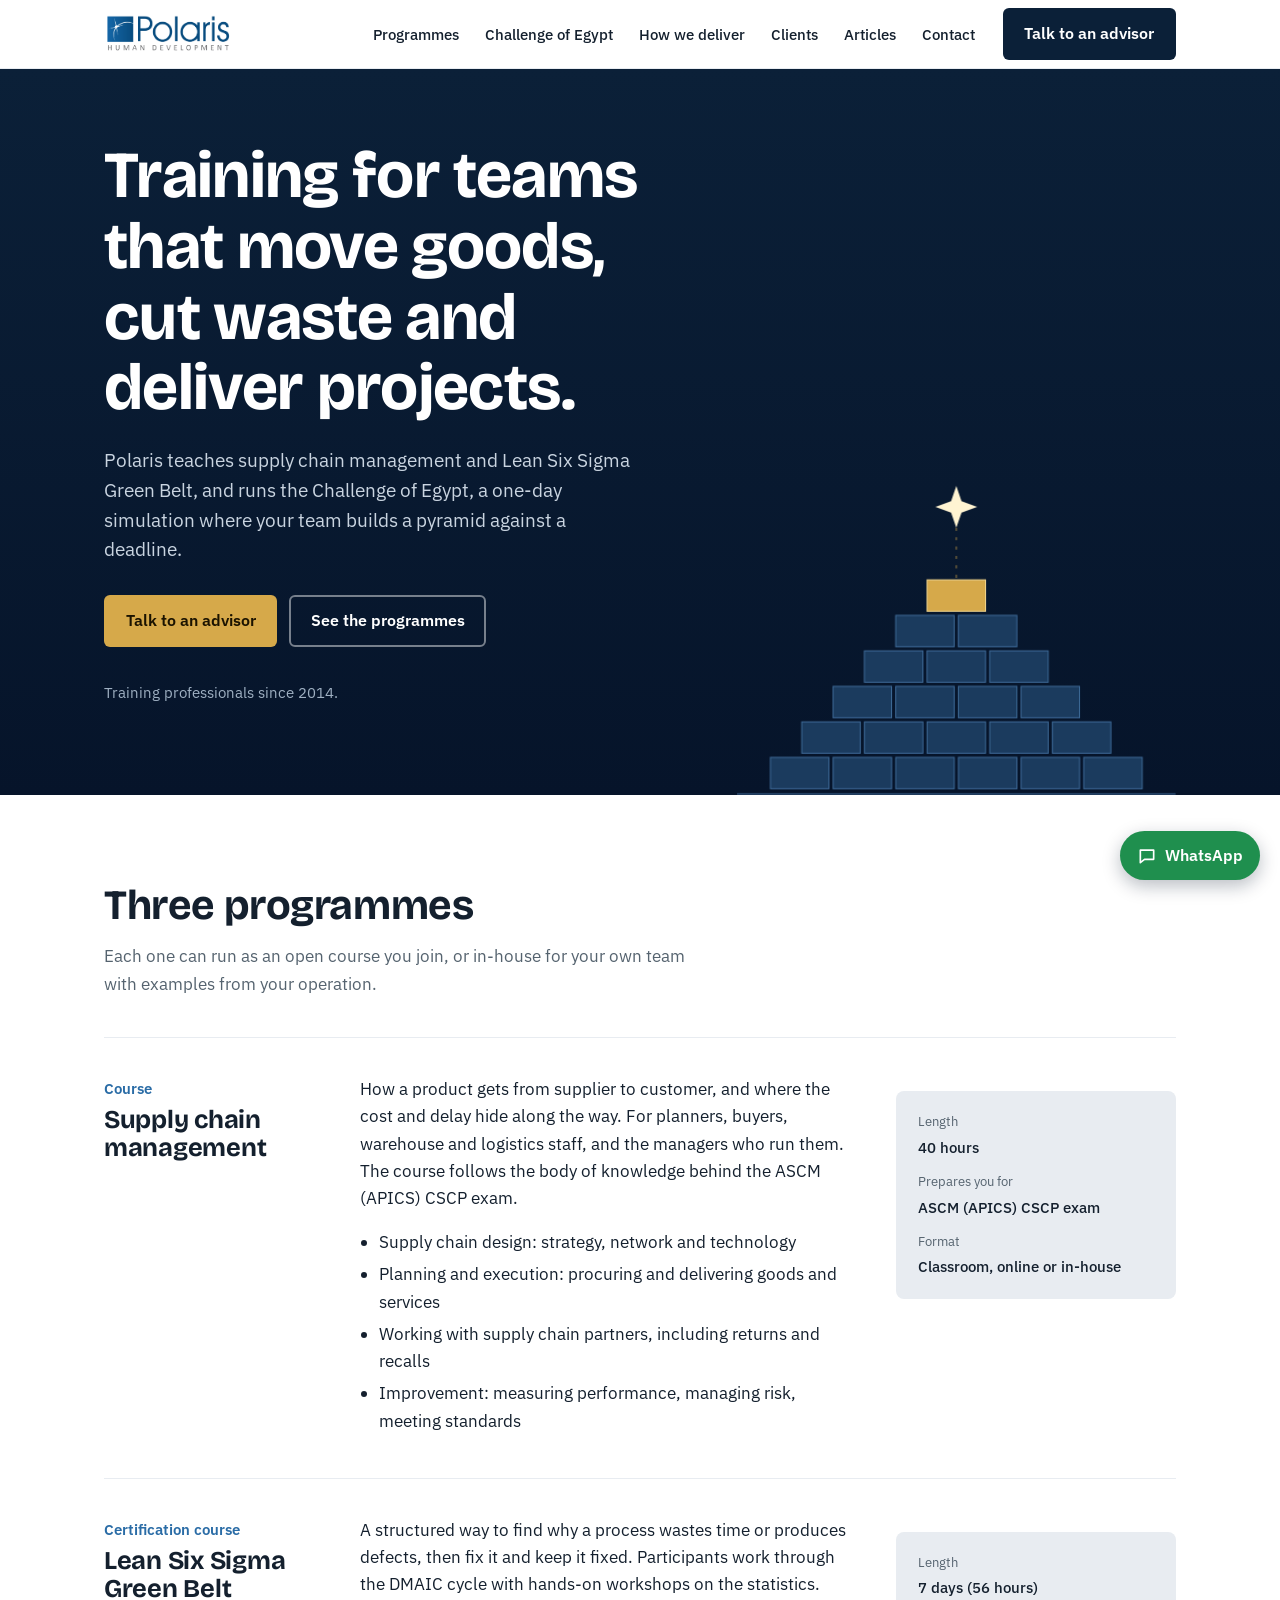
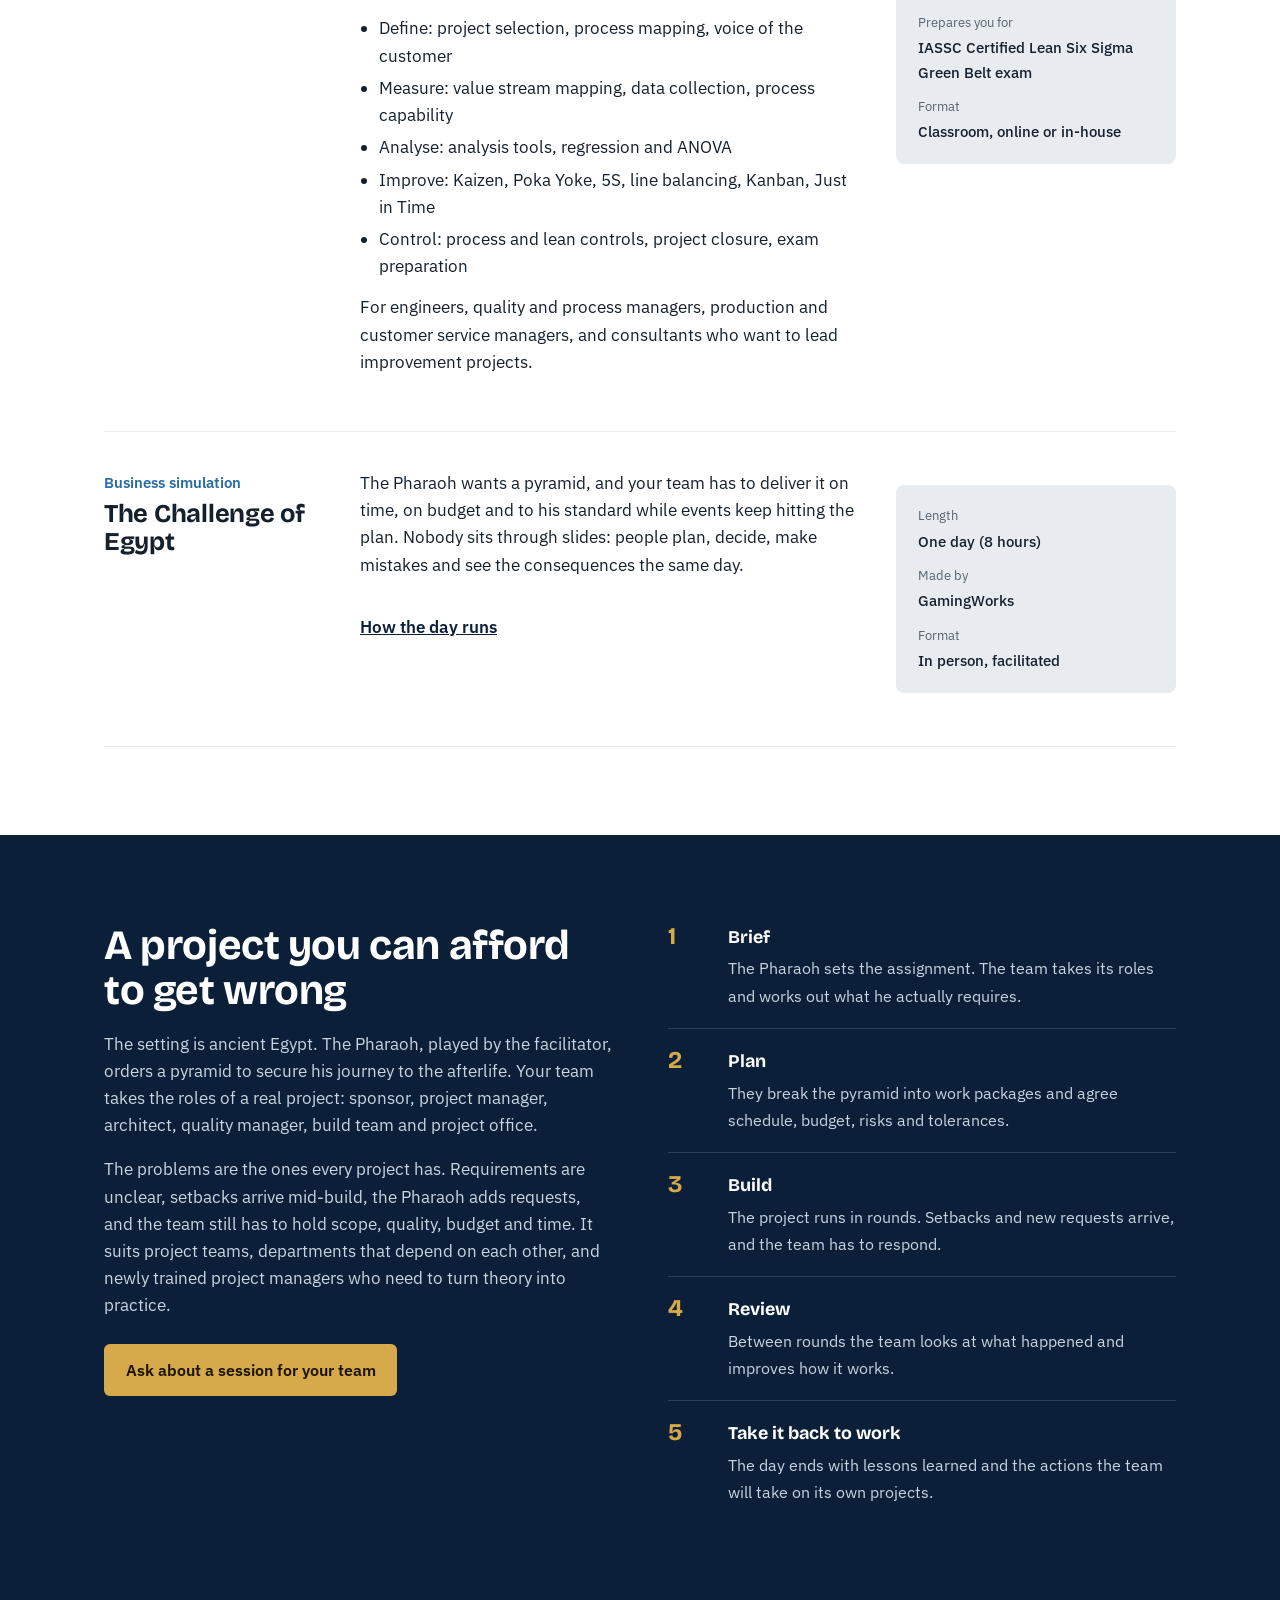
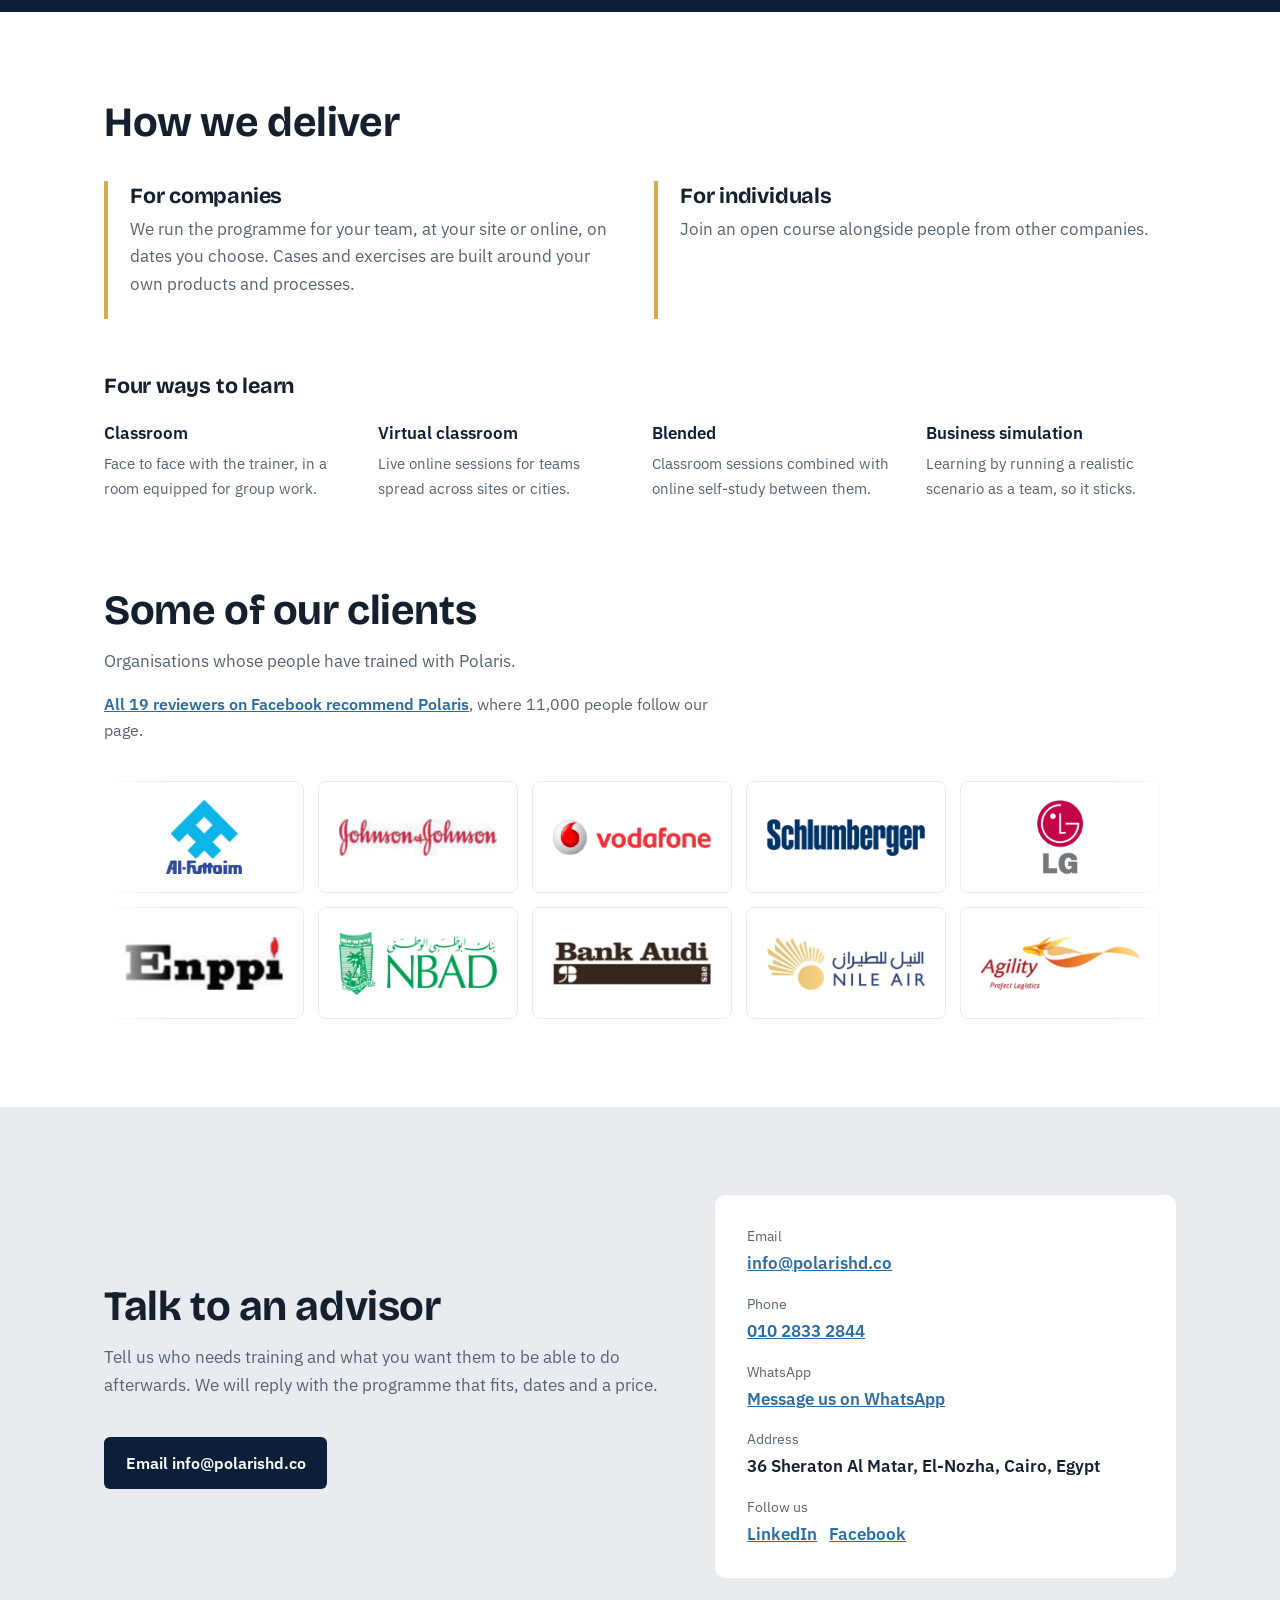
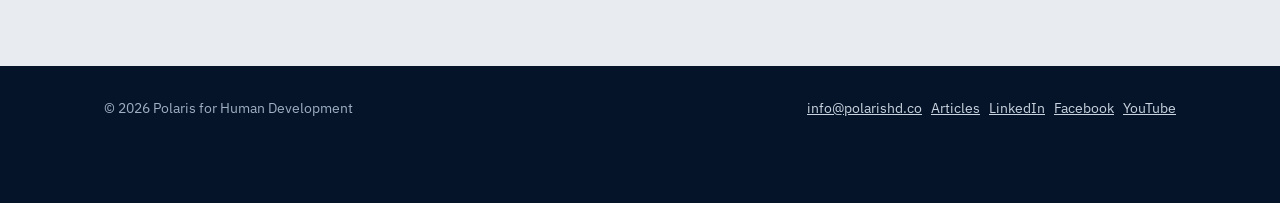
<file: index.html>
<!doctype html>
<html lang="en">
<head>
<meta charset="utf-8">
<meta name="viewport" content="width=device-width, initial-scale=1">
<link rel="icon" href="/favicon.ico" sizes="48x48">
<link rel="icon" type="image/png" sizes="32x32" href="/assets/favicon-32.png">
<link rel="icon" type="image/png" sizes="192x192" href="/assets/favicon-192.png">
<link rel="apple-touch-icon" href="/assets/apple-touch-icon.png">
<title>Polaris Human Development | Supply chain, Lean Six Sigma and simulation training</title>
<meta name="description" content="Polaris trains teams in supply chain management and Lean Six Sigma Green Belt, and runs the Challenge of Egypt project simulation.">
<link rel="preconnect" href="https://fonts.googleapis.com">
<link rel="preconnect" href="https://fonts.gstatic.com" crossorigin>
<link href="https://fonts.googleapis.com/css2?family=Bricolage+Grotesque:opsz,wght@12..96,500;12..96,700&family=IBM+Plex+Sans:wght@400;500;600&display=swap" rel="stylesheet">
<style>
:root{
  --night:#0B2038;      /* brand navy */
  --deep:#06142A;       /* hero floor */
  --nile:#2A6CA6;       /* logo blue */
  --gold:#D6A94A;       /* brand gold */
  --stone:#E8ECF1;      /* quiet surface */
  --ink:#14202E;
  --muted:#55636F;
  --paper:#FFFFFF;
  --display:"Bricolage Grotesque","IBM Plex Sans",system-ui,sans-serif;
  --body:"IBM Plex Sans",system-ui,-apple-system,"Segoe UI",sans-serif;
  --wrap:1120px;
}
*{box-sizing:border-box}
html{scroll-behavior:smooth}
body{margin:0;font-family:var(--body);font-size:17px;line-height:1.6;color:var(--ink);background:var(--paper)}
img,svg{max-width:100%;display:block}
a{color:inherit}
:focus-visible{outline:3px solid var(--gold);outline-offset:3px;border-radius:4px}
.wrap{max-width:var(--wrap);margin:0 auto;padding:0 24px}
h1,h2,h3{font-family:var(--display);line-height:1.08;margin:0;letter-spacing:-.01em}
h1{font-size:clamp(2.3rem,5.4vw,4.1rem);font-weight:700}
h2{font-size:clamp(1.8rem,3.4vw,2.6rem);font-weight:700}
h3{font-size:1.35rem;font-weight:700}
p{margin:0 0 1em;max-width:62ch}

/* placeholder marker: remove this rule when copy is final */
.tbc{background:#FFF3C4;color:#5A4300;border-bottom:2px dashed #C99700;padding:0 .2em;border-radius:2px}
.on-dark .tbc{background:rgba(214,169,74,.22);color:#FFE7A8;border-bottom-color:var(--gold)}

/* header */
.site-header{background:var(--paper);border-bottom:1px solid var(--stone);position:sticky;top:0;z-index:10}
.site-header .wrap{display:flex;align-items:center;gap:28px;min-height:68px}
.brand{display:flex;align-items:center;gap:10px;text-decoration:none;font-family:var(--display);font-weight:700;font-size:1.3rem;color:var(--night)}
.brand small{display:block;font-family:var(--body);font-weight:500;font-size:.62rem;letter-spacing:.14em;color:var(--muted)}
.brand img{height:46px;width:auto}
.nav{display:flex;gap:26px;margin-left:auto}
.nav a{text-decoration:none;font-weight:500;font-size:.96rem;color:var(--ink)}
.nav a:hover{color:var(--nile)}
.btn{display:inline-block;white-space:nowrap;text-decoration:none;font-weight:600;font-size:.98rem;padding:.72em 1.25em;border-radius:6px;border:2px solid transparent}
.btn-gold{background:var(--gold);color:#1B1300}
.btn-gold:hover{background:#E3BA61}
.btn-line{border-color:rgba(255,255,255,.45);color:#fff}
.btn-line:hover{border-color:#fff}
.btn-night{background:var(--night);color:#fff}
.btn-night:hover{background:#12305280;background:#123052}

/* hero */
.hero{background:linear-gradient(180deg,var(--night) 0%,var(--deep) 100%);color:#fff;overflow:hidden}
.hero .wrap{display:grid;grid-template-columns:1.15fr .85fr;gap:40px;align-items:end;padding-top:72px}
.hero-copy{padding-bottom:76px}
.hero h1{max-width:15ch}
.hero .lede{font-size:1.16rem;color:#C9D4E0;margin:22px 0 30px;max-width:48ch}
.hero-actions{display:flex;flex-wrap:wrap;gap:12px}
.since{margin-top:34px;font-size:.92rem;color:#9FB0C2}
.pyramid{align-self:end}
.pyramid svg{width:100%;height:auto}
.blk{fill:#1B3B5E;stroke:#3E6A97;stroke-width:1}
.cap{fill:var(--gold);stroke:#F1D48C}
.sight{stroke:var(--gold);stroke-width:1;stroke-dasharray:3 6;opacity:.7}
.star{fill:#FFF4D2}
.ground{stroke:#3E6A97;stroke-width:1}

/* one load sequence: courses rise from the base, then the star settles */
@media (prefers-reduced-motion:no-preference){
  .row{opacity:0;animation:rise .5s ease-out forwards}
  .r6{animation-delay:.05s}.r5{animation-delay:.2s}.r4{animation-delay:.35s}
  .r3{animation-delay:.5s}.r2{animation-delay:.65s}.r1{animation-delay:.8s}
  .sky{opacity:0;animation:rise .7s ease-out 1.15s forwards}
  @keyframes rise{from{opacity:0;transform:translateY(10px)}to{opacity:1;transform:none}}
}

/* sections */
section{padding:88px 0}
.intro{max-width:60ch;color:var(--muted);font-size:1.08rem;margin-top:14px}

/* programmes: three rows, each with a facts column */
.programme{display:grid;grid-template-columns:220px 1fr 280px;gap:36px;padding:38px 0;border-top:1px solid var(--stone);align-items:start}
.programme:last-child{border-bottom:1px solid var(--stone)}
.programme .kind{font-weight:600;color:var(--nile);font-size:.95rem}
.programme h3{margin-top:6px;font-size:1.6rem}
.programme ul{margin:14px 0 0;padding-left:1.1em;color:var(--ink)}
.programme li{margin:.3em 0}
.facts{background:var(--stone);border-radius:8px;padding:20px 22px;font-size:.95rem}
.facts dt{color:var(--muted);font-size:.84rem;margin-top:12px}
.facts dt:first-child{margin-top:0}
.facts dd{margin:2px 0 0;font-weight:500}
.programme .more{display:inline-block;margin-top:18px;font-weight:600;color:var(--night)}

/* simulation feature */
.sim{background:var(--night);color:#fff}
.sim .wrap{display:grid;grid-template-columns:1fr 1fr;gap:56px;align-items:start}
.sim p{color:#C9D4E0}
.day{list-style:none;margin:0;padding:0;counter-reset:step}
.day li{counter-increment:step;display:grid;grid-template-columns:44px 1fr;gap:16px;padding:18px 0;border-top:1px solid rgba(255,255,255,.14)}
.day li:first-child{border-top:0;padding-top:0}
.day li::before{content:counter(step);font-family:var(--display);font-weight:700;font-size:1.5rem;color:var(--gold);line-height:1.1}
.day strong{display:block;font-family:var(--display);font-size:1.12rem;margin-bottom:4px}
.day span{color:#C9D4E0;font-size:.98rem}

/* formats */
.formats{display:grid;grid-template-columns:1fr 1fr;gap:28px;margin-top:36px}
.format{border-left:4px solid var(--gold);padding:4px 0 4px 22px}
.format p{color:var(--muted);margin-top:8px}

.modes{display:grid;grid-template-columns:repeat(4,1fr);gap:24px;margin:22px 0 0}
.modes dt{font-weight:600;color:var(--night)}
.modes dd{margin:4px 0 0;color:var(--muted);font-size:.96rem}
@media (max-width:900px){.modes{grid-template-columns:1fr 1fr}}
@media (max-width:480px){.modes{grid-template-columns:1fr}}

.logo-rows{margin-top:38px;display:grid;gap:14px}
.marquee{overflow:hidden;-webkit-mask-image:linear-gradient(90deg,transparent,#000 6%,#000 94%,transparent);mask-image:linear-gradient(90deg,transparent,#000 6%,#000 94%,transparent)}
.clients{list-style:none;margin:0;padding:0;display:flex;gap:14px;width:max-content}
.clients li{flex:none;display:flex;align-items:center;justify-content:center;width:200px;height:112px;padding:18px 20px;border:1px solid var(--stone);border-radius:8px;background:#fff}
.clients img{max-width:100%;max-height:100%;width:auto;height:auto;object-fit:contain}
.marquee.run .clients{animation:slide 45s linear infinite}
.marquee.run.rev .clients{animation-direction:reverse}
.marquee.run:hover .clients,.marquee.run:focus-within .clients{animation-play-state:paused}
@keyframes slide{to{transform:translateX(calc(-50% - 7px))}}
@media (max-width:480px){.clients li{width:150px;height:92px;padding:14px}}
/* without motion (or without script) the logos sit in a plain wrapping grid */
.marquee:not(.run){-webkit-mask-image:none;mask-image:none}
.marquee:not(.run) .clients{flex-wrap:wrap;width:auto}

.proof{margin-top:10px;color:var(--muted);font-size:1rem}
.proof a{color:var(--nile);font-weight:600}
.wa{position:fixed;right:20px;bottom:20px;z-index:20;display:flex;align-items:center;gap:8px;background:#1F8F4E;color:#fff;text-decoration:none;font-weight:600;font-size:.98rem;padding:.75em 1.1em;border-radius:999px;box-shadow:0 6px 18px rgba(6,20,42,.28)}
.wa:hover{background:#19783F}
.wa svg{width:20px;height:20px}
@media (max-width:480px){.wa{right:14px;bottom:14px}}

/* contact */
.contact{background:var(--stone)}
.contact .wrap{display:grid;grid-template-columns:1.1fr .9fr;gap:48px;align-items:center}
.contact-card{background:var(--paper);border-radius:10px;padding:30px 32px}
.contact-card dl{margin:0}
.contact-card dt{color:var(--muted);font-size:.86rem;margin-top:16px}
.contact-card dt:first-child{margin-top:0}
.contact-card dd{margin:2px 0 0;font-weight:600;font-size:1.08rem}
.contact-card a{color:var(--nile)}

footer{background:var(--deep);color:#9FB0C2;padding:30px 0 84px;font-size:.9rem}
footer .wrap{display:flex;flex-wrap:wrap;gap:12px 28px;justify-content:space-between}
footer a{color:#C9D4E0}

@media (max-width:900px){
  .nav{display:none}
  .site-header .btn{margin-left:auto}
  .hero .wrap{grid-template-columns:1fr;padding-top:52px;gap:8px}
  .hero-copy{padding-bottom:28px}
  .pyramid{max-width:420px;margin:0 auto}
  .programme{grid-template-columns:1fr;gap:16px}
  .sim .wrap,.contact .wrap,.formats{grid-template-columns:1fr;gap:32px}
  section{padding:60px 0}
}
@media (max-width:480px){
  .wrap{padding:0 16px}
  .site-header .btn{padding:.6em .9em;font-size:.9rem}
  .brand img{height:38px}
}
</style>
</head>
<body>

<header class="site-header">
  <div class="wrap">
    <a class="brand" href="#top" aria-label="Polaris Human Development, home">
      <img src="assets/polaris-logo.png" alt="Polaris Human Development" width="1299" height="462">
    </a>
    <nav class="nav" aria-label="Main">
      <a href="#programmes">Programmes</a>
      <a href="#simulation">Challenge of Egypt</a>
      <a href="#formats">How we deliver</a>
      <a href="#clients">Clients</a>
      <a href="/articles/">Articles</a>
      <a href="#contact">Contact</a>
    </nav>
    <a class="btn btn-night" href="#contact">Talk to an advisor</a>
  </div>
</header>

<main id="top">

<section class="hero on-dark" style="padding:0">
  <div class="wrap">
    <div class="hero-copy">
      <h1>Training for teams that move goods, cut waste and deliver projects.</h1>
      <p class="lede">Polaris teaches supply chain management and Lean Six Sigma Green Belt, and runs the Challenge of Egypt, a one-day simulation where your team builds a pyramid against a deadline.</p>
      <div class="hero-actions">
        <a class="btn btn-gold" href="#contact">Talk to an advisor</a>
        <a class="btn btn-line" href="#programmes">See the programmes</a>
      </div>
      <p class="since">Training professionals since 2014.</p>
    </div>

    <div class="pyramid" aria-hidden="true">
      <svg viewBox="0 0 420 316" role="img">
        <g class="sky">
          <line class="sight" x1="210" y1="108" x2="210" y2="52"/>
          <path class="star" d="M210 20l5 14.5L230 40l-15 5.5L210 60l-5-14.5L190 40l15-5.500z"/>
        </g>
        <g class="row r1"><rect class="blk cap" x="182" y="110" width="56" height="30"/></g>
        <g class="row r2"><rect class="blk" x="152" y="144" width="56" height="30"/><rect class="blk" x="212" y="144" width="56" height="30"/></g>
        <g class="row r3"><rect class="blk" x="122" y="178" width="56" height="30"/><rect class="blk" x="182" y="178" width="56" height="30"/><rect class="blk" x="242" y="178" width="56" height="30"/></g>
        <g class="row r4"><rect class="blk" x="92" y="212" width="56" height="30"/><rect class="blk" x="152" y="212" width="56" height="30"/><rect class="blk" x="212" y="212" width="56" height="30"/><rect class="blk" x="272" y="212" width="56" height="30"/></g>
        <g class="row r5"><rect class="blk" x="62" y="246" width="56" height="30"/><rect class="blk" x="122" y="246" width="56" height="30"/><rect class="blk" x="182" y="246" width="56" height="30"/><rect class="blk" x="242" y="246" width="56" height="30"/><rect class="blk" x="302" y="246" width="56" height="30"/></g>
        <g class="row r6"><rect class="blk" x="32" y="280" width="56" height="30"/><rect class="blk" x="92" y="280" width="56" height="30"/><rect class="blk" x="152" y="280" width="56" height="30"/><rect class="blk" x="212" y="280" width="56" height="30"/><rect class="blk" x="272" y="280" width="56" height="30"/><rect class="blk" x="332" y="280" width="56" height="30"/></g>
        <line class="ground" x1="0" y1="315" x2="420" y2="315"/>
      </svg>
    </div>
  </div>
</section>

<section id="programmes">
  <div class="wrap">
    <h2>Three programmes</h2>
    <p class="intro">Each one can run as an open course you join, or in-house for your own team with examples from your operation.</p>

    <div style="margin-top:40px">

      <article class="programme">
        <div>
          <div class="kind">Course</div>
          <h3>Supply chain management</h3>
        </div>
        <div>
          <p>How a product gets from supplier to customer, and where the cost and delay hide along the way. For planners, buyers, warehouse and logistics staff, and the managers who run them. The course follows the body of knowledge behind the ASCM (APICS) CSCP exam.</p>
          <ul>
            <li>Supply chain design: strategy, network and technology</li>
            <li>Planning and execution: procuring and delivering goods and services</li>
            <li>Working with supply chain partners, including returns and recalls</li>
            <li>Improvement: measuring performance, managing risk, meeting standards</li>
          </ul>
        </div>
        <dl class="facts">
          <dt>Length</dt><dd>40 hours</dd>
          <dt>Prepares you for</dt><dd>ASCM (APICS) CSCP exam</dd>
          <dt>Format</dt><dd>Classroom, online or in-house</dd>
        </dl>
      </article>

      <article class="programme">
        <div>
          <div class="kind">Certification course</div>
          <h3>Lean Six Sigma Green Belt</h3>
        </div>
        <div>
          <p>A structured way to find why a process wastes time or produces defects, then fix it and keep it fixed. Participants work through the DMAIC cycle with hands-on workshops on the statistics.</p>
          <ul>
            <li>Define: project selection, process mapping, voice of the customer</li>
            <li>Measure: value stream mapping, data collection, process capability</li>
            <li>Analyse: analysis tools, regression and ANOVA</li>
            <li>Improve: Kaizen, Poka Yoke, 5S, line balancing, Kanban, Just in Time</li>
            <li>Control: process and lean controls, project closure, exam preparation</li>
          </ul>
          <p style="margin-top:14px">For engineers, quality and process managers, production and customer service managers, and consultants who want to lead improvement projects.</p>
        </div>
        <dl class="facts">
          <dt>Length</dt><dd>7 days (56 hours)</dd>
          <dt>Prepares you for</dt><dd>IASSC Certified Lean Six Sigma Green Belt exam</dd>
          <dt>Format</dt><dd>Classroom, online or in-house</dd>
        </dl>
      </article>

      <article class="programme">
        <div>
          <div class="kind">Business simulation</div>
          <h3>The Challenge of Egypt</h3>
        </div>
        <div>
          <p>The Pharaoh wants a pyramid, and your team has to deliver it on time, on budget and to his standard while events keep hitting the plan. Nobody sits through slides: people plan, decide, make mistakes and see the consequences the same day.</p>
          <a class="more" href="#simulation">How the day runs</a>
        </div>
        <dl class="facts">
          <dt>Length</dt><dd>One day (8 hours)</dd>
          <dt>Made by</dt><dd>GamingWorks</dd>
          <dt>Format</dt><dd>In person, facilitated</dd>
        </dl>
      </article>

    </div>
  </div>
</section>

<section id="simulation" class="sim on-dark">
  <div class="wrap">
    <div>
      <h2>A project you can afford to get wrong</h2>
      <p style="margin-top:18px">The setting is ancient Egypt. The Pharaoh, played by the facilitator, orders a pyramid to secure his journey to the afterlife. Your team takes the roles of a real project: sponsor, project manager, architect, quality manager, build team and project office.</p>
      <p>The problems are the ones every project has. Requirements are unclear, setbacks arrive mid-build, the Pharaoh adds requests, and the team still has to hold scope, quality, budget and time. It suits project teams, departments that depend on each other, and newly trained project managers who need to turn theory into practice.</p>
      <a class="btn btn-gold" href="#contact" style="margin-top:8px">Ask about a session for your team</a>
    </div>
    <ol class="day">
      <li><div><strong>Brief</strong><span>The Pharaoh sets the assignment. The team takes its roles and works out what he actually requires.</span></div></li>
      <li><div><strong>Plan</strong><span>They break the pyramid into work packages and agree schedule, budget, risks and tolerances.</span></div></li>
      <li><div><strong>Build</strong><span>The project runs in rounds. Setbacks and new requests arrive, and the team has to respond.</span></div></li>
      <li><div><strong>Review</strong><span>Between rounds the team looks at what happened and improves how it works.</span></div></li>
      <li><div><strong>Take it back to work</strong><span>The day ends with lessons learned and the actions the team will take on its own projects.</span></div></li>
    </ol>
  </div>
</section>

<section id="formats">
  <div class="wrap">
    <h2>How we deliver</h2>
    <div class="formats">
      <div class="format">
        <h3>For companies</h3>
        <p>We run the programme for your team, at your site or online, on dates you choose. Cases and exercises are built around your own products and processes.</p>
      </div>
      <div class="format">
        <h3>For individuals</h3>
        <p>Join an open course alongside people from other companies.</p>
      </div>
    </div>

    <h3 style="margin-top:56px">Four ways to learn</h3>
    <dl class="modes">
      <div><dt>Classroom</dt><dd>Face to face with the trainer, in a room equipped for group work.</dd></div>
      <div><dt>Virtual classroom</dt><dd>Live online sessions for teams spread across sites or cities.</dd></div>
      <div><dt>Blended</dt><dd>Classroom sessions combined with online self-study between them.</dd></div>
      <div><dt>Business simulation</dt><dd>Learning by running a realistic scenario as a team, so it sticks.</dd></div>
    </dl>
  </div>
</section>

<section id="clients" style="padding-top:0">
  <div class="wrap">
    <h2>Some of our clients</h2>
    <p class="intro">Organisations whose people have trained with Polaris.</p>
    <p class="proof"><a href="https://www.facebook.com/polarisHDpage/reviews" rel="noopener">All 19 reviewers on Facebook recommend Polaris</a>, where 11,000 people follow our page.</p>
    <div class="logo-rows" aria-label="Client logos">
  <div class="marquee fwd">
      <ul class="clients">
        <li><img src="assets/clients/al-futtaim.png" alt="Al-Futtaim" width="206" height="200"></li>
        <li><img src="assets/clients/johnson-johnson.png" alt="Johnson &amp; Johnson" width="360" height="85"></li>
        <li><img src="assets/clients/vodafone.png" alt="Vodafone" width="360" height="78"></li>
        <li><img src="assets/clients/schlumberger.png" alt="Schlumberger" width="360" height="83"></li>
        <li><img src="assets/clients/lg.png" alt="LG" width="127" height="200"></li>
        <li><img src="assets/clients/electrolux.png" alt="Electrolux" width="360" height="48"></li>
        <li><img src="assets/clients/orascom-construction.png" alt="Orascom Construction" width="360" height="76"></li>
        <li><img src="assets/clients/japan-tobacco-international.png" alt="Japan Tobacco International" width="360" height="110"></li>
        <li><img src="assets/clients/el-araby.png" alt="El Araby" width="360" height="97"></li>
        <li><img src="assets/clients/we.png" alt="WE" width="139" height="200"></li>
      </ul>
    </div>
    <div class="marquee rev">
      <ul class="clients">
        <li><img src="assets/clients/enppi.png" alt="Enppi" width="360" height="121"></li>
        <li><img src="assets/clients/nbad.png" alt="NBAD" width="360" height="142"></li>
        <li><img src="assets/clients/bank-audi.png" alt="Bank Audi" width="360" height="97"></li>
        <li><img src="assets/clients/nile-air.png" alt="Nile Air" width="360" height="121"></li>
        <li><img src="assets/clients/agility.png" alt="Agility Project Logistics" width="360" height="122"></li>
        <li><img src="assets/clients/archirodon.png" alt="Archirodon" width="360" height="147"></li>
        <li><img src="assets/clients/saudi-business-machines.png" alt="Saudi Business Machines" width="360" height="179"></li>
        <li><img src="assets/clients/sabbour-consulting.png" alt="Sabbour Consulting" width="360" height="127"></li>
        <li><img src="assets/clients/ascom.png" alt="ASCOM" width="251" height="200"></li>
        <li><img src="assets/clients/elios.png" alt="Elios" width="360" height="178"></li>
      </ul>
    </div>
    </div>
  </div>
</section>

<section id="contact" class="contact">
  <div class="wrap">
    <div>
      <h2>Talk to an advisor</h2>
      <p class="intro">Tell us who needs training and what you want them to be able to do afterwards. We will reply with the programme that fits, dates and a price.</p>
      <a class="btn btn-night" href="mailto:info@polarishd.co?subject=Training%20enquiry" style="margin-top:22px">Email info@polarishd.co</a>
    </div>
    <div class="contact-card">
      <dl>
        <dt>Email</dt><dd><a href="mailto:info@polarishd.co">info@polarishd.co</a></dd>
        <dt>Phone</dt><dd><a href="tel:+201028332844">010 2833 2844</a></dd>
        <dt>WhatsApp</dt><dd><a href="https://wa.me/201028332844" rel="noopener">Message us on WhatsApp</a></dd>
        <dt>Address</dt><dd>36 Sheraton Al Matar, El-Nozha, Cairo, Egypt</dd>
        <dt>Follow us</dt><dd><a href="https://www.linkedin.com/company/polarishd/" rel="noopener">LinkedIn</a> &nbsp; <a href="https://www.facebook.com/polarisHDpage" rel="noopener">Facebook</a></dd>
      </dl>
    </div>
  </div>
</section>

</main>

<footer>
  <div class="wrap">
    <span>© 2026 Polaris for Human Development</span>
    <span><a href="mailto:info@polarishd.co">info@polarishd.co</a> &nbsp; <a href="/articles/">Articles</a> &nbsp; <a href="https://www.linkedin.com/company/polarishd/" rel="noopener">LinkedIn</a> &nbsp; <a href="https://www.facebook.com/polarisHDpage" rel="noopener">Facebook</a> &nbsp; <a href="https://www.youtube.com/@polarisforhumandevelopment3945" rel="noopener">YouTube</a></span>
  </div>
</footer>

<a class="wa" href="https://wa.me/201028332844" rel="noopener" aria-label="Message Polaris on WhatsApp">
  <svg viewBox="0 0 24 24" aria-hidden="true"><path d="M4 5h16v11H9l-5 4z" fill="none" stroke="currentColor" stroke-width="2" stroke-linejoin="round"/></svg>
  <span>WhatsApp</span>
</a>

<script>
(function(){
  if(window.matchMedia('(prefers-reduced-motion: reduce)').matches) return;
  document.querySelectorAll('.marquee').forEach(function(m){
    var ul=m.querySelector('.clients');
    Array.prototype.slice.call(ul.children).forEach(function(li){
      var c=li.cloneNode(true); c.setAttribute('aria-hidden','true'); ul.appendChild(c);
    });
    m.classList.add('run');
  });
})();
</script>
</body>
</html>
</file>
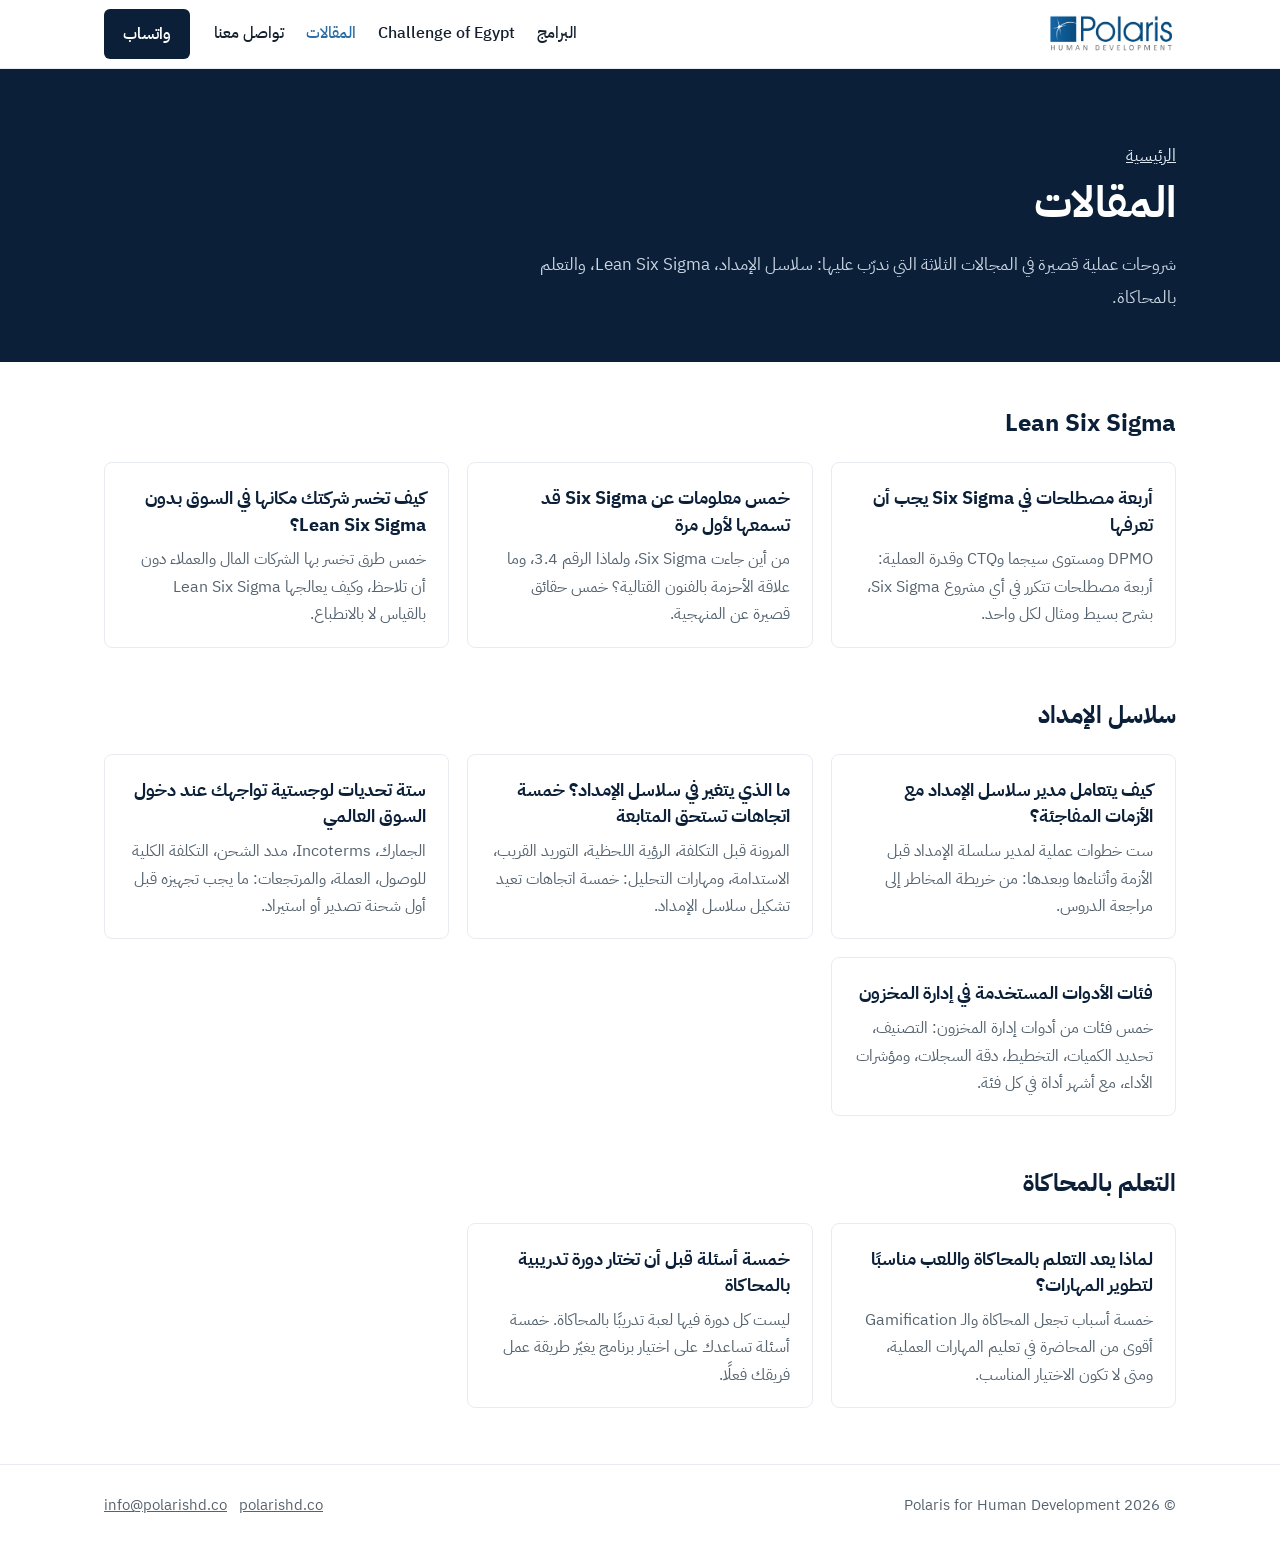
<file: articles/index.html>
<!doctype html>
<html lang="ar" dir="rtl">
<head>
<meta charset="utf-8">
<meta name="viewport" content="width=device-width,initial-scale=1">
<title>مقالات في سلاسل الإمداد و Lean Six Sigma والتعلم بالمحاكاة | Polaris Human Development</title>
<meta name="description" content="مقالات عملية قصيرة بالعربية من Polaris عن سلاسل الإمداد وإدارة المخزون و Lean Six Sigma والتدريب بالمحاكاة.">
<link rel="canonical" href="https://polarishd.co/articles/">
<meta property="og:title" content="مقالات في سلاسل الإمداد و Lean Six Sigma والتعلم بالمحاكاة">
<meta property="og:description" content="مقالات عملية قصيرة بالعربية من Polaris عن سلاسل الإمداد وإدارة المخزون و Lean Six Sigma والتدريب بالمحاكاة.">
<meta property="og:type" content="website">
<meta property="og:url" content="https://polarishd.co/articles/">
<meta property="og:image" content="https://polarishd.co/assets/favicon-192.png">
<link rel="icon" href="/favicon.ico" sizes="48x48">
<link rel="icon" type="image/png" sizes="32x32" href="/assets/favicon-32.png">
<link rel="apple-touch-icon" href="/assets/apple-touch-icon.png">
<link rel="preconnect" href="https://fonts.googleapis.com">
<link rel="preconnect" href="https://fonts.gstatic.com" crossorigin>
<link href="https://fonts.googleapis.com/css2?family=IBM+Plex+Sans+Arabic:wght@400;500;600;700&display=swap" rel="stylesheet">
<link rel="stylesheet" href="/articles/articles.css">

</head>
<body>
<header class="site-header">
  <div class="wrap">
    <a class="brand" href="/" aria-label="Polaris Human Development، الصفحة الرئيسية"><img src="/assets/polaris-logo.png" alt="Polaris Human Development" width="1299" height="462"></a>
    <nav class="nav" aria-label="القائمة الرئيسية">
      <a href="/#programmes">البرامج</a>
      <a href="/#simulation"><span class="en">Challenge of Egypt</span></a>
      <a href="/articles/" aria-current="page">المقالات</a>
      <a href="/#contact">تواصل معنا</a>
    </nav>
    <a class="btn" href="https://wa.me/201028332844" rel="noopener">واتساب</a>
  </div>
</header>
<main>
<section class="lead"><div class="wrap">
  <p class="crumb"><a href="/">الرئيسية</a></p>
  <h1>المقالات</h1>
  <p>شروحات عملية قصيرة في المجالات الثلاثة التي ندرّب عليها: سلاسل الإمداد، Lean Six Sigma، والتعلم بالمحاكاة.</p>
</div></section>
<div class="wrap">
<section class="group"><h2>Lean Six Sigma</h2>
<ul class="cards">
  <li><h3><a href="/articles/six-sigma-terms/">أربعة مصطلحات في Six Sigma يجب أن تعرفها</a></h3><p>DPMO ومستوى سيجما وCTQ وقدرة العملية: أربعة مصطلحات تتكرر في أي مشروع Six Sigma، بشرح بسيط ومثال لكل واحد.</p></li>
  <li><h3><a href="/articles/six-sigma-facts/">خمس معلومات عن Six Sigma قد تسمعها لأول مرة</a></h3><p>من أين جاءت Six Sigma، ولماذا الرقم 3.4، وما علاقة الأحزمة بالفنون القتالية؟ خمس حقائق قصيرة عن المنهجية.</p></li>
  <li><h3><a href="/articles/lean-six-sigma-competitive-edge/">كيف تخسر شركتك مكانها في السوق بدون Lean Six Sigma؟</a></h3><p>خمس طرق تخسر بها الشركات المال والعملاء دون أن تلاحظ، وكيف يعالجها Lean Six Sigma بالقياس لا بالانطباع.</p></li>
</ul></section>
<section class="group"><h2>سلاسل الإمداد</h2>
<ul class="cards">
  <li><h3><a href="/articles/supply-chain-crisis-management/">كيف يتعامل مدير سلاسل الإمداد مع الأزمات المفاجئة؟</a></h3><p>ست خطوات عملية لمدير سلسلة الإمداد قبل الأزمة وأثناءها وبعدها: من خريطة المخاطر إلى مراجعة الدروس.</p></li>
  <li><h3><a href="/articles/supply-chain-trends/">ما الذي يتغير في سلاسل الإمداد؟ خمسة اتجاهات تستحق المتابعة</a></h3><p>المرونة قبل التكلفة، الرؤية اللحظية، التوريد القريب، الاستدامة، ومهارات التحليل: خمسة اتجاهات تعيد تشكيل سلاسل الإمداد.</p></li>
  <li><h3><a href="/articles/global-logistics-challenges/">ستة تحديات لوجستية تواجهك عند دخول السوق العالمي</a></h3><p>الجمارك، Incoterms، مدد الشحن، التكلفة الكلية للوصول، العملة، والمرتجعات: ما يجب تجهيزه قبل أول شحنة تصدير أو استيراد.</p></li>
  <li><h3><a href="/articles/inventory-management-tools/">فئات الأدوات المستخدمة في إدارة المخزون</a></h3><p>خمس فئات من أدوات إدارة المخزون: التصنيف، تحديد الكميات، التخطيط، دقة السجلات، ومؤشرات الأداء، مع أشهر أداة في كل فئة.</p></li>
</ul></section>
<section class="group"><h2>التعلم بالمحاكاة</h2>
<ul class="cards">
  <li><h3><a href="/articles/why-gamification-works/">لماذا يعد التعلم بالمحاكاة واللعب مناسبًا لتطوير المهارات؟</a></h3><p>خمسة أسباب تجعل المحاكاة والـ Gamification أقوى من المحاضرة في تعليم المهارات العملية، ومتى لا تكون الاختيار المناسب.</p></li>
  <li><h3><a href="/articles/choosing-simulation-training/">خمسة أسئلة قبل أن تختار دورة تدريبية بالمحاكاة</a></h3><p>ليست كل دورة فيها لعبة تدريبًا بالمحاكاة. خمسة أسئلة تساعدك على اختيار برنامج يغيّر طريقة عمل فريقك فعلًا.</p></li>
</ul></section>
</div>
</main>
<footer>
  <div class="wrap">
    <span>© 2026 <span class="en">Polaris for Human Development</span></span>
    <span><a href="mailto:info@polarishd.co">info@polarishd.co</a> &nbsp; <a href="/">polarishd.co</a></span>
  </div>
</footer>
</body>
</html>
</file>
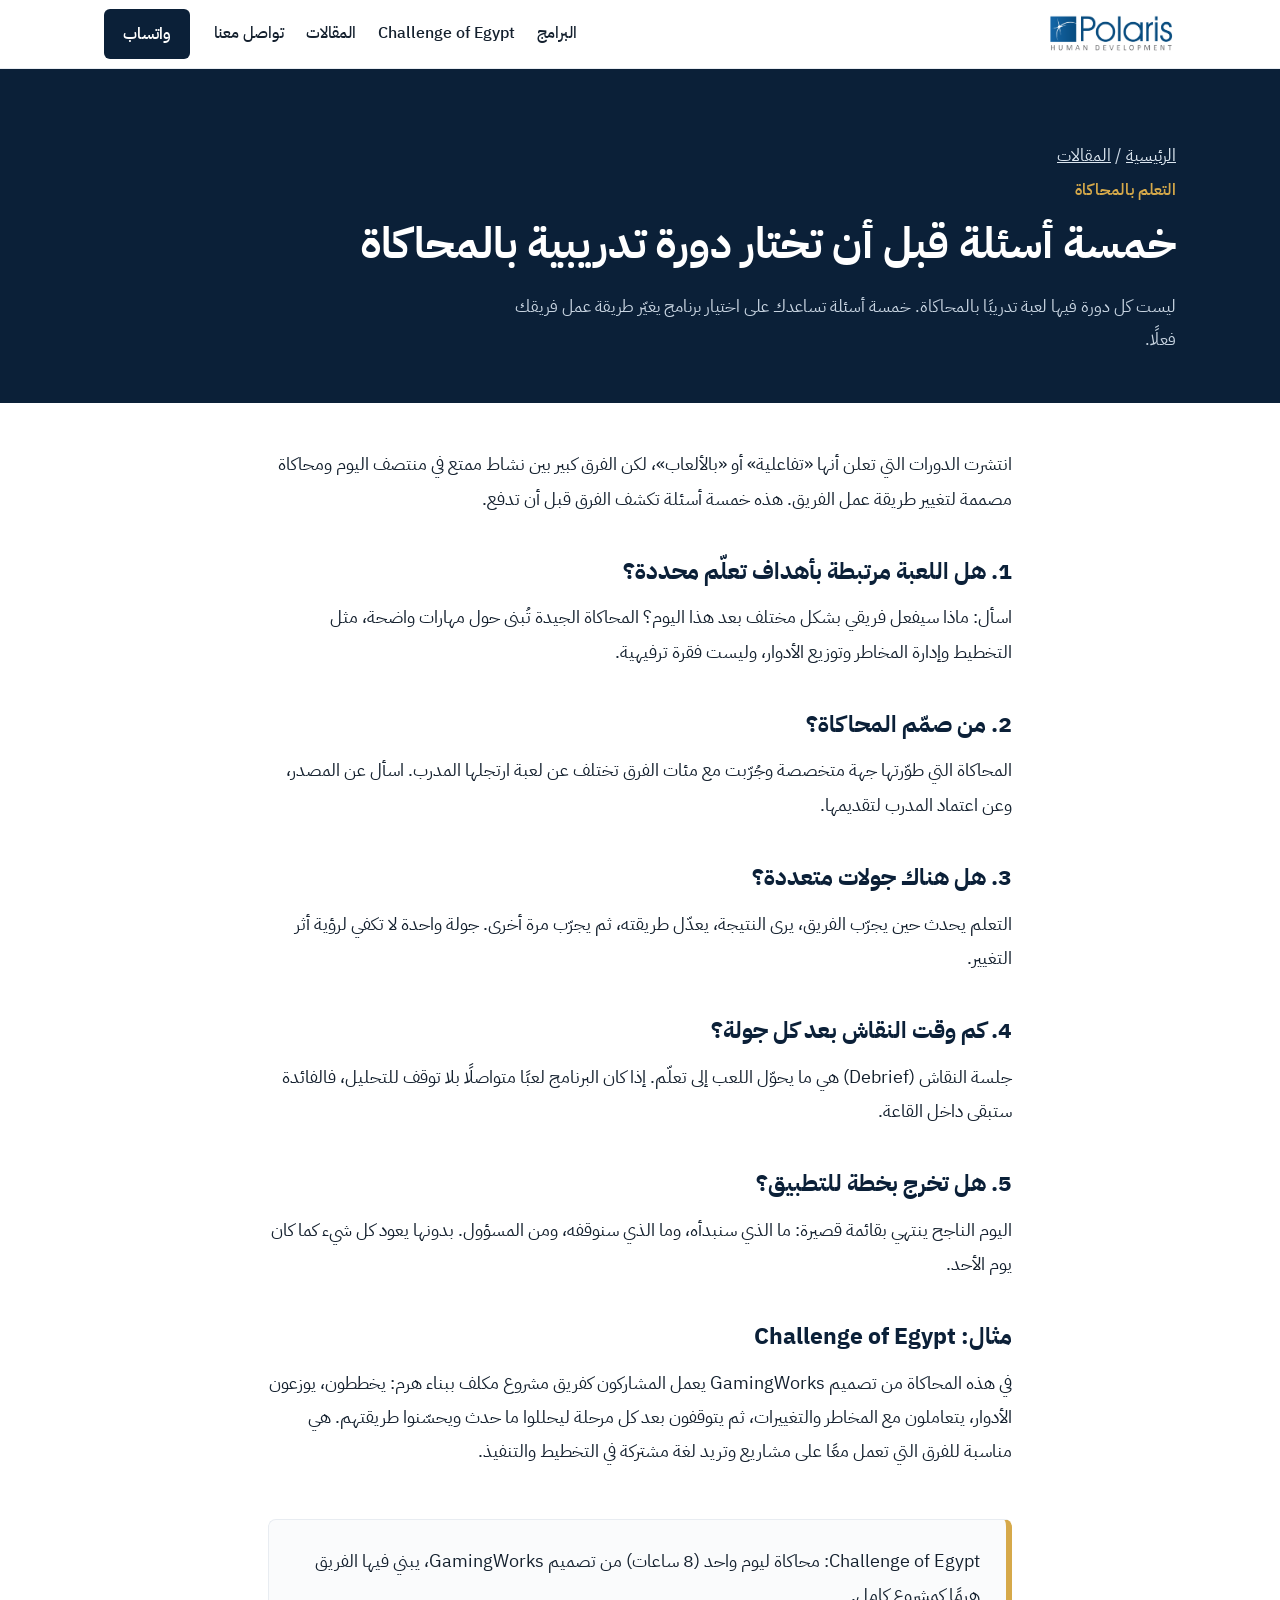
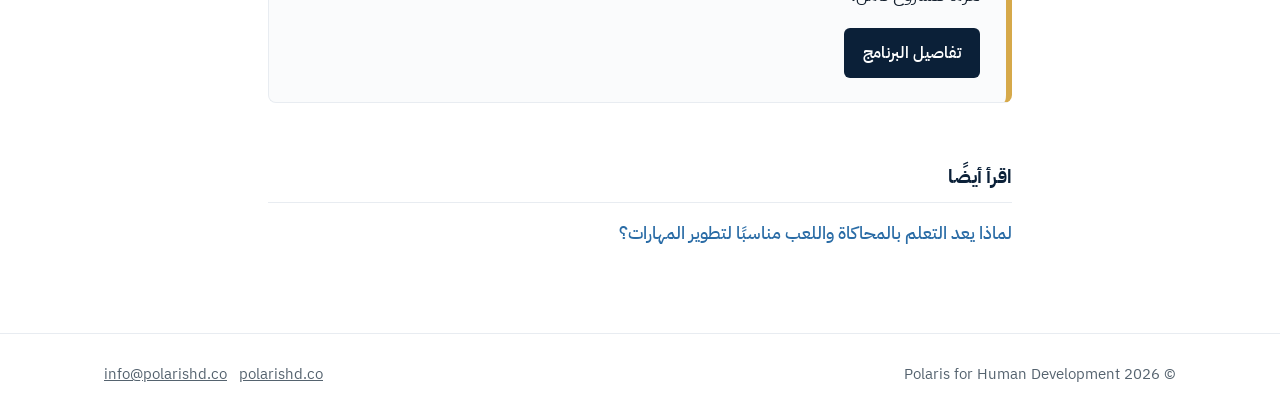
<file: articles/choosing-simulation-training/index.html>
<!doctype html>
<html lang="ar" dir="rtl">
<head>
<meta charset="utf-8">
<meta name="viewport" content="width=device-width,initial-scale=1">
<title>خمسة أسئلة قبل أن تختار دورة تدريبية بالمحاكاة | Polaris Human Development</title>
<meta name="description" content="ليست كل دورة فيها لعبة تدريبًا بالمحاكاة. خمسة أسئلة تساعدك على اختيار برنامج يغيّر طريقة عمل فريقك فعلًا.">
<link rel="canonical" href="https://polarishd.co/articles/choosing-simulation-training/">
<meta property="og:title" content="خمسة أسئلة قبل أن تختار دورة تدريبية بالمحاكاة">
<meta property="og:description" content="ليست كل دورة فيها لعبة تدريبًا بالمحاكاة. خمسة أسئلة تساعدك على اختيار برنامج يغيّر طريقة عمل فريقك فعلًا.">
<meta property="og:type" content="article">
<meta property="og:url" content="https://polarishd.co/articles/choosing-simulation-training/">
<meta property="og:image" content="https://polarishd.co/assets/favicon-192.png">
<link rel="icon" href="/favicon.ico" sizes="48x48">
<link rel="icon" type="image/png" sizes="32x32" href="/assets/favicon-32.png">
<link rel="apple-touch-icon" href="/assets/apple-touch-icon.png">
<link rel="preconnect" href="https://fonts.googleapis.com">
<link rel="preconnect" href="https://fonts.gstatic.com" crossorigin>
<link href="https://fonts.googleapis.com/css2?family=IBM+Plex+Sans+Arabic:wght@400;500;600;700&display=swap" rel="stylesheet">
<link rel="stylesheet" href="/articles/articles.css">
<script type="application/ld+json">{"@context": "https://schema.org", "@type": "Article", "headline": "خمسة أسئلة قبل أن تختار دورة تدريبية بالمحاكاة", "description": "ليست كل دورة فيها لعبة تدريبًا بالمحاكاة. خمسة أسئلة تساعدك على اختيار برنامج يغيّر طريقة عمل فريقك فعلًا.", "inLanguage": "ar", "datePublished": "2026-11-23", "dateModified": "2026-11-23", "mainEntityOfPage": "https://polarishd.co/articles/choosing-simulation-training/", "author": {"@type": "Organization", "name": "Polaris Human Development", "url": "https://polarishd.co"}, "publisher": {"@type": "Organization", "name": "Polaris Human Development", "logo": {"@type": "ImageObject", "url": "https://polarishd.co/assets/polaris-logo.png"}}}</script>
</head>
<body>
<header class="site-header">
  <div class="wrap">
    <a class="brand" href="/" aria-label="Polaris Human Development، الصفحة الرئيسية"><img src="/assets/polaris-logo.png" alt="Polaris Human Development" width="1299" height="462"></a>
    <nav class="nav" aria-label="القائمة الرئيسية">
      <a href="/#programmes">البرامج</a>
      <a href="/#simulation"><span class="en">Challenge of Egypt</span></a>
      <a href="/articles/">المقالات</a>
      <a href="/#contact">تواصل معنا</a>
    </nav>
    <a class="btn" href="https://wa.me/201028332844" rel="noopener">واتساب</a>
  </div>
</header>
<main>
<section class="lead"><div class="wrap">
  <p class="crumb"><a href="/">الرئيسية</a> / <a href="/articles/">المقالات</a></p>
  <span class="topic">التعلم بالمحاكاة</span>
  <h1>خمسة أسئلة قبل أن تختار دورة تدريبية بالمحاكاة</h1>
  <p>ليست كل دورة فيها لعبة تدريبًا بالمحاكاة. خمسة أسئلة تساعدك على اختيار برنامج يغيّر طريقة عمل فريقك فعلًا.</p>
</div></section>
<article>
<p>انتشرت الدورات التي تعلن أنها «تفاعلية» أو «بالألعاب»، لكن الفرق كبير بين نشاط ممتع في منتصف اليوم ومحاكاة مصممة لتغيير طريقة عمل الفريق. هذه خمسة أسئلة تكشف الفرق قبل أن تدفع.</p>
<h2>1. هل اللعبة مرتبطة بأهداف تعلّم محددة؟</h2>
<p>اسأل: ماذا سيفعل فريقي بشكل مختلف بعد هذا اليوم؟ المحاكاة الجيدة تُبنى حول مهارات واضحة، مثل التخطيط وإدارة المخاطر وتوزيع الأدوار، وليست فقرة ترفيهية.</p>
<h2>2. من صمّم المحاكاة؟</h2>
<p>المحاكاة التي طوّرتها جهة متخصصة وجُرّبت مع مئات الفرق تختلف عن لعبة ارتجلها المدرب. اسأل عن المصدر، وعن اعتماد المدرب لتقديمها.</p>
<h2>3. هل هناك جولات متعددة؟</h2>
<p>التعلم يحدث حين يجرّب الفريق، يرى النتيجة، يعدّل طريقته، ثم يجرّب مرة أخرى. جولة واحدة لا تكفي لرؤية أثر التغيير.</p>
<h2>4. كم وقت النقاش بعد كل جولة؟</h2>
<p>جلسة النقاش (Debrief) هي ما يحوّل اللعب إلى تعلّم. إذا كان البرنامج لعبًا متواصلًا بلا توقف للتحليل، فالفائدة ستبقى داخل القاعة.</p>
<h2>5. هل تخرج بخطة للتطبيق؟</h2>
<p>اليوم الناجح ينتهي بقائمة قصيرة: ما الذي سنبدأه، وما الذي سنوقفه، ومن المسؤول. بدونها يعود كل شيء كما كان يوم الأحد.</p>
<h2>مثال: Challenge of Egypt</h2>
<p>في هذه المحاكاة من تصميم GamingWorks يعمل المشاركون كفريق مشروع مكلف ببناء هرم: يخططون، يوزعون الأدوار، يتعاملون مع المخاطر والتغييرات، ثم يتوقفون بعد كل مرحلة ليحللوا ما حدث ويحسّنوا طريقتهم. هي مناسبة للفرق التي تعمل معًا على مشاريع وتريد لغة مشتركة في التخطيط والتنفيذ.</p>
</article>
<aside class="cta"><div>
  <p>Challenge of Egypt: محاكاة ليوم واحد (8 ساعات) من تصميم GamingWorks، يبني فيها الفريق هرمًا كمشروع كامل.</p>
  <a class="btn" href="/#simulation">تفاصيل البرنامج</a>
</div></aside>
<nav class="more" aria-label="مقالات ذات صلة">
  <h2>اقرأ أيضًا</h2>
  <ul>
    <li><a href="/articles/why-gamification-works/">لماذا يعد التعلم بالمحاكاة واللعب مناسبًا لتطوير المهارات؟</a></li>
  </ul>
</nav>
</main>
<footer>
  <div class="wrap">
    <span>© 2026 <span class="en">Polaris for Human Development</span></span>
    <span><a href="mailto:info@polarishd.co">info@polarishd.co</a> &nbsp; <a href="/">polarishd.co</a></span>
  </div>
</footer>
</body>
</html>
</file>
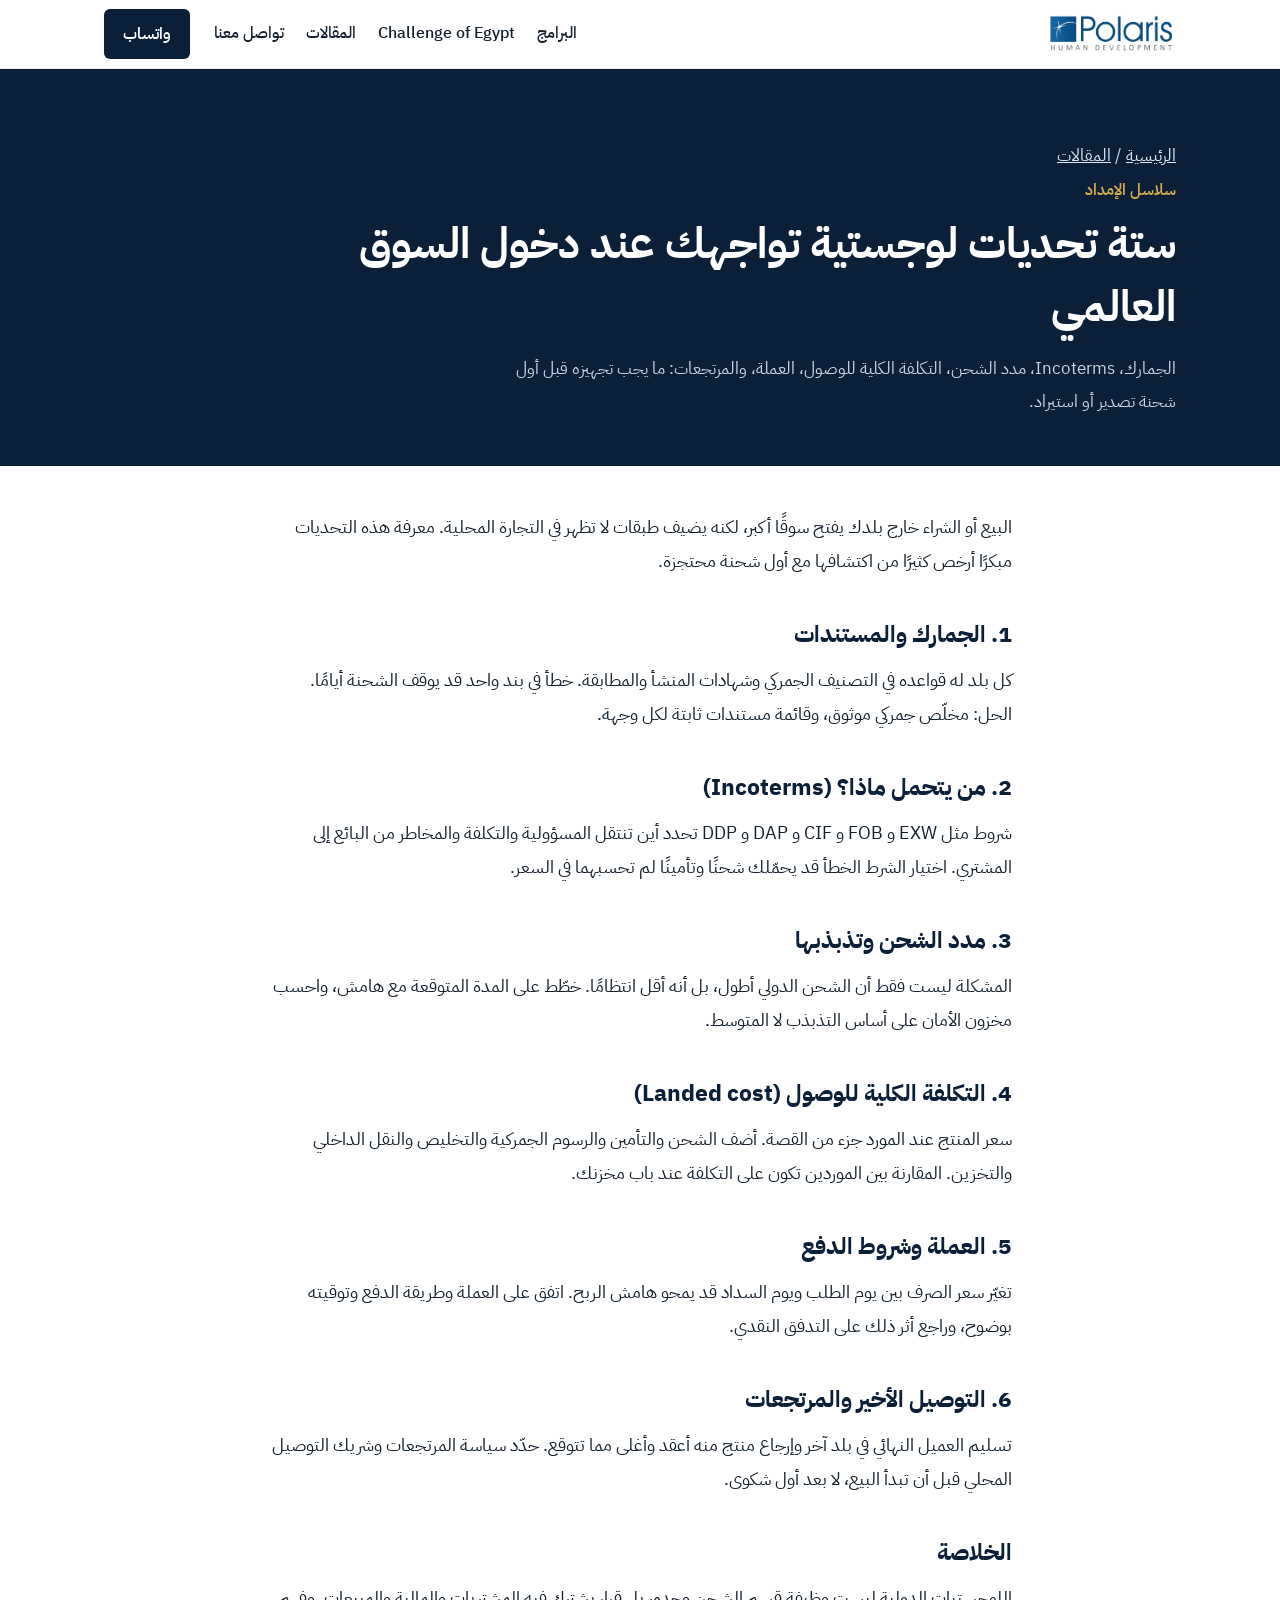
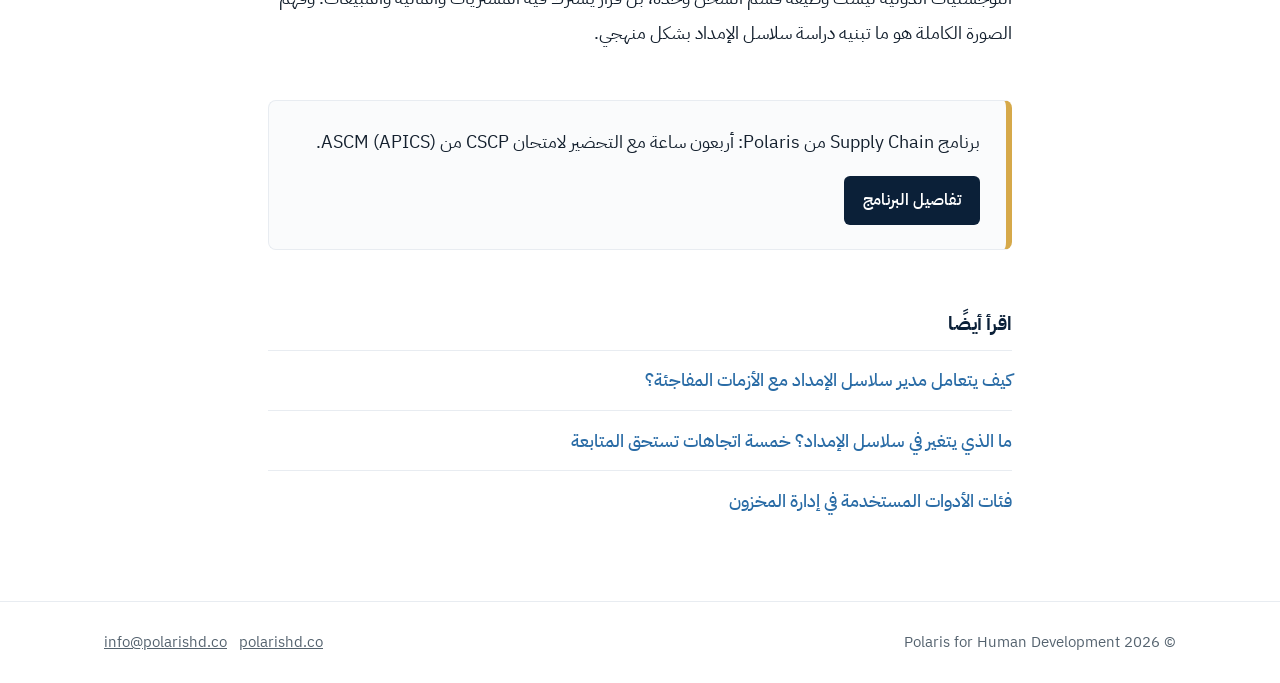
<file: articles/global-logistics-challenges/index.html>
<!doctype html>
<html lang="ar" dir="rtl">
<head>
<meta charset="utf-8">
<meta name="viewport" content="width=device-width,initial-scale=1">
<title>ستة تحديات لوجستية تواجهك عند دخول السوق العالمي | Polaris Human Development</title>
<meta name="description" content="الجمارك، Incoterms، مدد الشحن، التكلفة الكلية للوصول، العملة، والمرتجعات: ما يجب تجهيزه قبل أول شحنة تصدير أو استيراد.">
<link rel="canonical" href="https://polarishd.co/articles/global-logistics-challenges/">
<meta property="og:title" content="ستة تحديات لوجستية تواجهك عند دخول السوق العالمي">
<meta property="og:description" content="الجمارك، Incoterms، مدد الشحن، التكلفة الكلية للوصول، العملة، والمرتجعات: ما يجب تجهيزه قبل أول شحنة تصدير أو استيراد.">
<meta property="og:type" content="article">
<meta property="og:url" content="https://polarishd.co/articles/global-logistics-challenges/">
<meta property="og:image" content="https://polarishd.co/assets/favicon-192.png">
<link rel="icon" href="/favicon.ico" sizes="48x48">
<link rel="icon" type="image/png" sizes="32x32" href="/assets/favicon-32.png">
<link rel="apple-touch-icon" href="/assets/apple-touch-icon.png">
<link rel="preconnect" href="https://fonts.googleapis.com">
<link rel="preconnect" href="https://fonts.gstatic.com" crossorigin>
<link href="https://fonts.googleapis.com/css2?family=IBM+Plex+Sans+Arabic:wght@400;500;600;700&display=swap" rel="stylesheet">
<link rel="stylesheet" href="/articles/articles.css">
<script type="application/ld+json">{"@context": "https://schema.org", "@type": "Article", "headline": "ستة تحديات لوجستية تواجهك عند دخول السوق العالمي", "description": "الجمارك، Incoterms، مدد الشحن، التكلفة الكلية للوصول، العملة، والمرتجعات: ما يجب تجهيزه قبل أول شحنة تصدير أو استيراد.", "inLanguage": "ar", "datePublished": "2026-11-23", "dateModified": "2026-11-23", "mainEntityOfPage": "https://polarishd.co/articles/global-logistics-challenges/", "author": {"@type": "Organization", "name": "Polaris Human Development", "url": "https://polarishd.co"}, "publisher": {"@type": "Organization", "name": "Polaris Human Development", "logo": {"@type": "ImageObject", "url": "https://polarishd.co/assets/polaris-logo.png"}}}</script>
</head>
<body>
<header class="site-header">
  <div class="wrap">
    <a class="brand" href="/" aria-label="Polaris Human Development، الصفحة الرئيسية"><img src="/assets/polaris-logo.png" alt="Polaris Human Development" width="1299" height="462"></a>
    <nav class="nav" aria-label="القائمة الرئيسية">
      <a href="/#programmes">البرامج</a>
      <a href="/#simulation"><span class="en">Challenge of Egypt</span></a>
      <a href="/articles/">المقالات</a>
      <a href="/#contact">تواصل معنا</a>
    </nav>
    <a class="btn" href="https://wa.me/201028332844" rel="noopener">واتساب</a>
  </div>
</header>
<main>
<section class="lead"><div class="wrap">
  <p class="crumb"><a href="/">الرئيسية</a> / <a href="/articles/">المقالات</a></p>
  <span class="topic">سلاسل الإمداد</span>
  <h1>ستة تحديات لوجستية تواجهك عند دخول السوق العالمي</h1>
  <p>الجمارك، Incoterms، مدد الشحن، التكلفة الكلية للوصول، العملة، والمرتجعات: ما يجب تجهيزه قبل أول شحنة تصدير أو استيراد.</p>
</div></section>
<article>
<p>البيع أو الشراء خارج بلدك يفتح سوقًا أكبر، لكنه يضيف طبقات لا تظهر في التجارة المحلية. معرفة هذه التحديات مبكرًا أرخص كثيرًا من اكتشافها مع أول شحنة محتجزة.</p>
<h2>1. الجمارك والمستندات</h2>
<p>كل بلد له قواعده في التصنيف الجمركي وشهادات المنشأ والمطابقة. خطأ في بند واحد قد يوقف الشحنة أيامًا. الحل: مخلّص جمركي موثوق، وقائمة مستندات ثابتة لكل وجهة.</p>
<h2>2. من يتحمل ماذا؟ (Incoterms)</h2>
<p>شروط مثل EXW و FOB و CIF و DAP و DDP تحدد أين تنتقل المسؤولية والتكلفة والمخاطر من البائع إلى المشتري. اختيار الشرط الخطأ قد يحمّلك شحنًا وتأمينًا لم تحسبهما في السعر.</p>
<h2>3. مدد الشحن وتذبذبها</h2>
<p>المشكلة ليست فقط أن الشحن الدولي أطول، بل أنه أقل انتظامًا. خطّط على المدة المتوقعة مع هامش، واحسب مخزون الأمان على أساس التذبذب لا المتوسط.</p>
<h2>4. التكلفة الكلية للوصول (Landed cost)</h2>
<p>سعر المنتج عند المورد جزء من القصة. أضف الشحن والتأمين والرسوم الجمركية والتخليص والنقل الداخلي والتخزين. المقارنة بين الموردين تكون على التكلفة عند باب مخزنك.</p>
<h2>5. العملة وشروط الدفع</h2>
<p>تغيّر سعر الصرف بين يوم الطلب ويوم السداد قد يمحو هامش الربح. اتفق على العملة وطريقة الدفع وتوقيته بوضوح، وراجع أثر ذلك على التدفق النقدي.</p>
<h2>6. التوصيل الأخير والمرتجعات</h2>
<p>تسليم العميل النهائي في بلد آخر وإرجاع منتج منه أعقد وأغلى مما تتوقع. حدّد سياسة المرتجعات وشريك التوصيل المحلي قبل أن تبدأ البيع، لا بعد أول شكوى.</p>
<h2>الخلاصة</h2>
<p>اللوجستيات الدولية ليست وظيفة قسم الشحن وحده، بل قرار يشترك فيه المشتريات والمالية والمبيعات. وفهم الصورة الكاملة هو ما تبنيه دراسة سلاسل الإمداد بشكل منهجي.</p>
</article>
<aside class="cta"><div>
  <p>برنامج Supply Chain من Polaris: أربعون ساعة مع التحضير لامتحان CSCP من ASCM (APICS).</p>
  <a class="btn" href="/#programmes">تفاصيل البرنامج</a>
</div></aside>
<nav class="more" aria-label="مقالات ذات صلة">
  <h2>اقرأ أيضًا</h2>
  <ul>
    <li><a href="/articles/supply-chain-crisis-management/">كيف يتعامل مدير سلاسل الإمداد مع الأزمات المفاجئة؟</a></li>
    <li><a href="/articles/supply-chain-trends/">ما الذي يتغير في سلاسل الإمداد؟ خمسة اتجاهات تستحق المتابعة</a></li>
    <li><a href="/articles/inventory-management-tools/">فئات الأدوات المستخدمة في إدارة المخزون</a></li>
  </ul>
</nav>
</main>
<footer>
  <div class="wrap">
    <span>© 2026 <span class="en">Polaris for Human Development</span></span>
    <span><a href="mailto:info@polarishd.co">info@polarishd.co</a> &nbsp; <a href="/">polarishd.co</a></span>
  </div>
</footer>
</body>
</html>
</file>
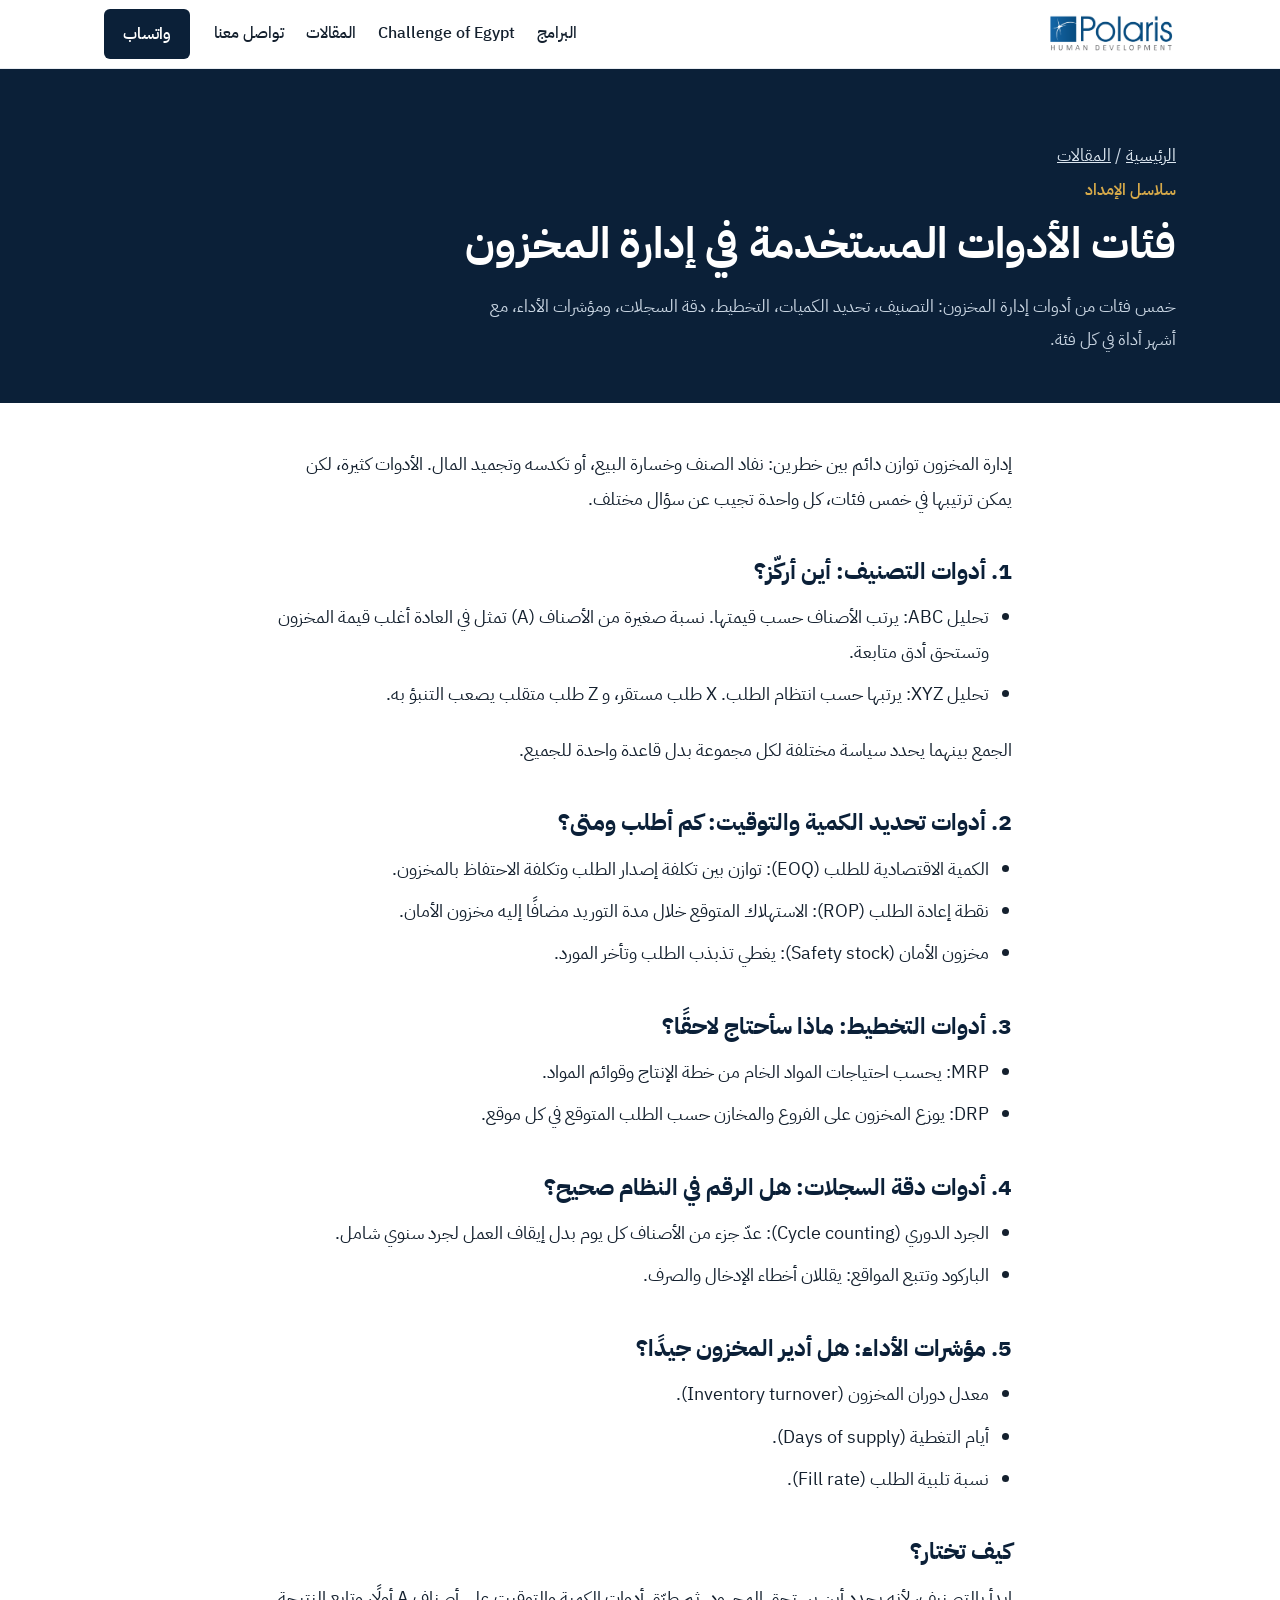
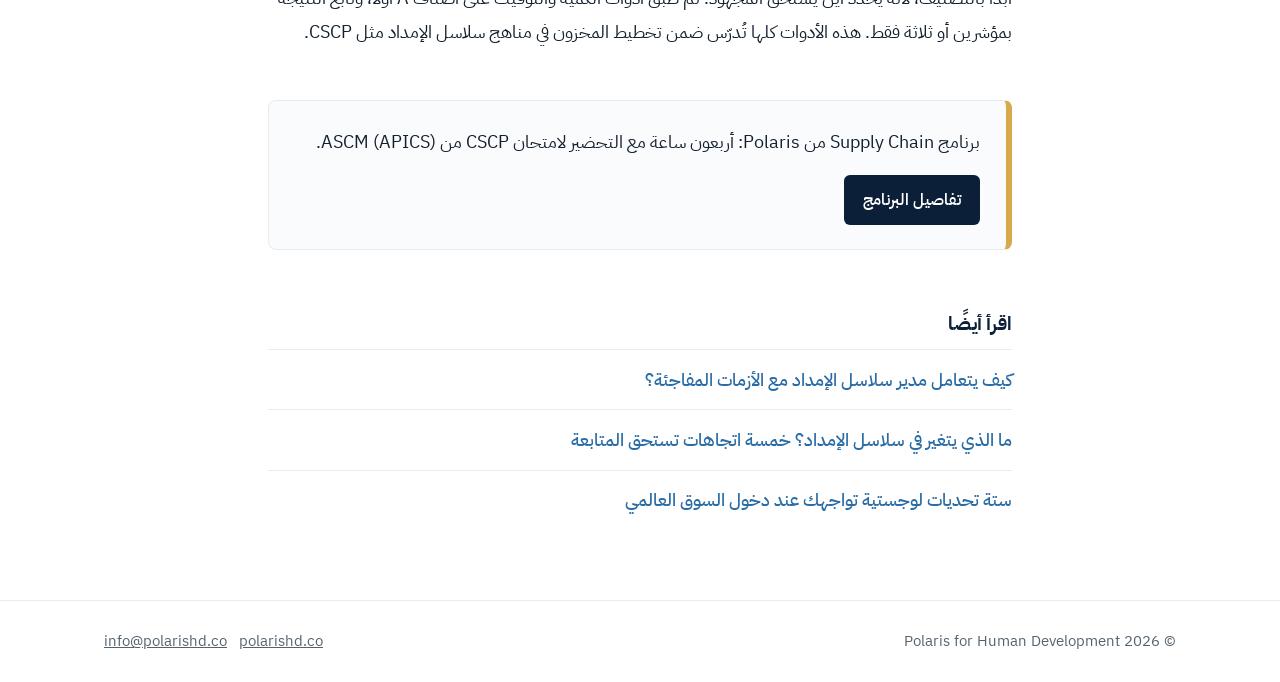
<file: articles/inventory-management-tools/index.html>
<!doctype html>
<html lang="ar" dir="rtl">
<head>
<meta charset="utf-8">
<meta name="viewport" content="width=device-width,initial-scale=1">
<title>فئات الأدوات المستخدمة في إدارة المخزون | Polaris Human Development</title>
<meta name="description" content="خمس فئات من أدوات إدارة المخزون: التصنيف، تحديد الكميات، التخطيط، دقة السجلات، ومؤشرات الأداء، مع أشهر أداة في كل فئة.">
<link rel="canonical" href="https://polarishd.co/articles/inventory-management-tools/">
<meta property="og:title" content="فئات الأدوات المستخدمة في إدارة المخزون">
<meta property="og:description" content="خمس فئات من أدوات إدارة المخزون: التصنيف، تحديد الكميات، التخطيط، دقة السجلات، ومؤشرات الأداء، مع أشهر أداة في كل فئة.">
<meta property="og:type" content="article">
<meta property="og:url" content="https://polarishd.co/articles/inventory-management-tools/">
<meta property="og:image" content="https://polarishd.co/assets/favicon-192.png">
<link rel="icon" href="/favicon.ico" sizes="48x48">
<link rel="icon" type="image/png" sizes="32x32" href="/assets/favicon-32.png">
<link rel="apple-touch-icon" href="/assets/apple-touch-icon.png">
<link rel="preconnect" href="https://fonts.googleapis.com">
<link rel="preconnect" href="https://fonts.gstatic.com" crossorigin>
<link href="https://fonts.googleapis.com/css2?family=IBM+Plex+Sans+Arabic:wght@400;500;600;700&display=swap" rel="stylesheet">
<link rel="stylesheet" href="/articles/articles.css">
<script type="application/ld+json">{"@context": "https://schema.org", "@type": "Article", "headline": "فئات الأدوات المستخدمة في إدارة المخزون", "description": "خمس فئات من أدوات إدارة المخزون: التصنيف، تحديد الكميات، التخطيط، دقة السجلات، ومؤشرات الأداء، مع أشهر أداة في كل فئة.", "inLanguage": "ar", "datePublished": "2026-11-23", "dateModified": "2026-11-23", "mainEntityOfPage": "https://polarishd.co/articles/inventory-management-tools/", "author": {"@type": "Organization", "name": "Polaris Human Development", "url": "https://polarishd.co"}, "publisher": {"@type": "Organization", "name": "Polaris Human Development", "logo": {"@type": "ImageObject", "url": "https://polarishd.co/assets/polaris-logo.png"}}}</script>
</head>
<body>
<header class="site-header">
  <div class="wrap">
    <a class="brand" href="/" aria-label="Polaris Human Development، الصفحة الرئيسية"><img src="/assets/polaris-logo.png" alt="Polaris Human Development" width="1299" height="462"></a>
    <nav class="nav" aria-label="القائمة الرئيسية">
      <a href="/#programmes">البرامج</a>
      <a href="/#simulation"><span class="en">Challenge of Egypt</span></a>
      <a href="/articles/">المقالات</a>
      <a href="/#contact">تواصل معنا</a>
    </nav>
    <a class="btn" href="https://wa.me/201028332844" rel="noopener">واتساب</a>
  </div>
</header>
<main>
<section class="lead"><div class="wrap">
  <p class="crumb"><a href="/">الرئيسية</a> / <a href="/articles/">المقالات</a></p>
  <span class="topic">سلاسل الإمداد</span>
  <h1>فئات الأدوات المستخدمة في إدارة المخزون</h1>
  <p>خمس فئات من أدوات إدارة المخزون: التصنيف، تحديد الكميات، التخطيط، دقة السجلات، ومؤشرات الأداء، مع أشهر أداة في كل فئة.</p>
</div></section>
<article>
<p>إدارة المخزون توازن دائم بين خطرين: نفاد الصنف وخسارة البيع، أو تكدسه وتجميد المال. الأدوات كثيرة، لكن يمكن ترتيبها في خمس فئات، كل واحدة تجيب عن سؤال مختلف.</p>
<h2>1. أدوات التصنيف: أين أركّز؟</h2>
<ul>
<li>تحليل ABC: يرتب الأصناف حسب قيمتها. نسبة صغيرة من الأصناف (A) تمثل في العادة أغلب قيمة المخزون وتستحق أدق متابعة.</li>
<li>تحليل XYZ: يرتبها حسب انتظام الطلب. X طلب مستقر، و Z طلب متقلب يصعب التنبؤ به.</li>
</ul>
<p>الجمع بينهما يحدد سياسة مختلفة لكل مجموعة بدل قاعدة واحدة للجميع.</p>
<h2>2. أدوات تحديد الكمية والتوقيت: كم أطلب ومتى؟</h2>
<ul>
<li>الكمية الاقتصادية للطلب (EOQ): توازن بين تكلفة إصدار الطلب وتكلفة الاحتفاظ بالمخزون.</li>
<li>نقطة إعادة الطلب (ROP): الاستهلاك المتوقع خلال مدة التوريد مضافًا إليه مخزون الأمان.</li>
<li>مخزون الأمان (Safety stock): يغطي تذبذب الطلب وتأخر المورد.</li>
</ul>
<h2>3. أدوات التخطيط: ماذا سأحتاج لاحقًا؟</h2>
<ul>
<li>MRP: يحسب احتياجات المواد الخام من خطة الإنتاج وقوائم المواد.</li>
<li>DRP: يوزع المخزون على الفروع والمخازن حسب الطلب المتوقع في كل موقع.</li>
</ul>
<h2>4. أدوات دقة السجلات: هل الرقم في النظام صحيح؟</h2>
<ul>
<li>الجرد الدوري (Cycle counting): عدّ جزء من الأصناف كل يوم بدل إيقاف العمل لجرد سنوي شامل.</li>
<li>الباركود وتتبع المواقع: يقللان أخطاء الإدخال والصرف.</li>
</ul>
<h2>5. مؤشرات الأداء: هل أدير المخزون جيدًا؟</h2>
<ul>
<li>معدل دوران المخزون (Inventory turnover).</li>
<li>أيام التغطية (Days of supply).</li>
<li>نسبة تلبية الطلب (Fill rate).</li>
</ul>
<h2>كيف تختار؟</h2>
<p>ابدأ بالتصنيف، لأنه يحدد أين يستحق المجهود. ثم طبّق أدوات الكمية والتوقيت على أصناف A أولًا، وتابع النتيجة بمؤشرين أو ثلاثة فقط. هذه الأدوات كلها تُدرّس ضمن تخطيط المخزون في مناهج سلاسل الإمداد مثل CSCP.</p>
</article>
<aside class="cta"><div>
  <p>برنامج Supply Chain من Polaris: أربعون ساعة مع التحضير لامتحان CSCP من ASCM (APICS).</p>
  <a class="btn" href="/#programmes">تفاصيل البرنامج</a>
</div></aside>
<nav class="more" aria-label="مقالات ذات صلة">
  <h2>اقرأ أيضًا</h2>
  <ul>
    <li><a href="/articles/supply-chain-crisis-management/">كيف يتعامل مدير سلاسل الإمداد مع الأزمات المفاجئة؟</a></li>
    <li><a href="/articles/supply-chain-trends/">ما الذي يتغير في سلاسل الإمداد؟ خمسة اتجاهات تستحق المتابعة</a></li>
    <li><a href="/articles/global-logistics-challenges/">ستة تحديات لوجستية تواجهك عند دخول السوق العالمي</a></li>
  </ul>
</nav>
</main>
<footer>
  <div class="wrap">
    <span>© 2026 <span class="en">Polaris for Human Development</span></span>
    <span><a href="mailto:info@polarishd.co">info@polarishd.co</a> &nbsp; <a href="/">polarishd.co</a></span>
  </div>
</footer>
</body>
</html>
</file>
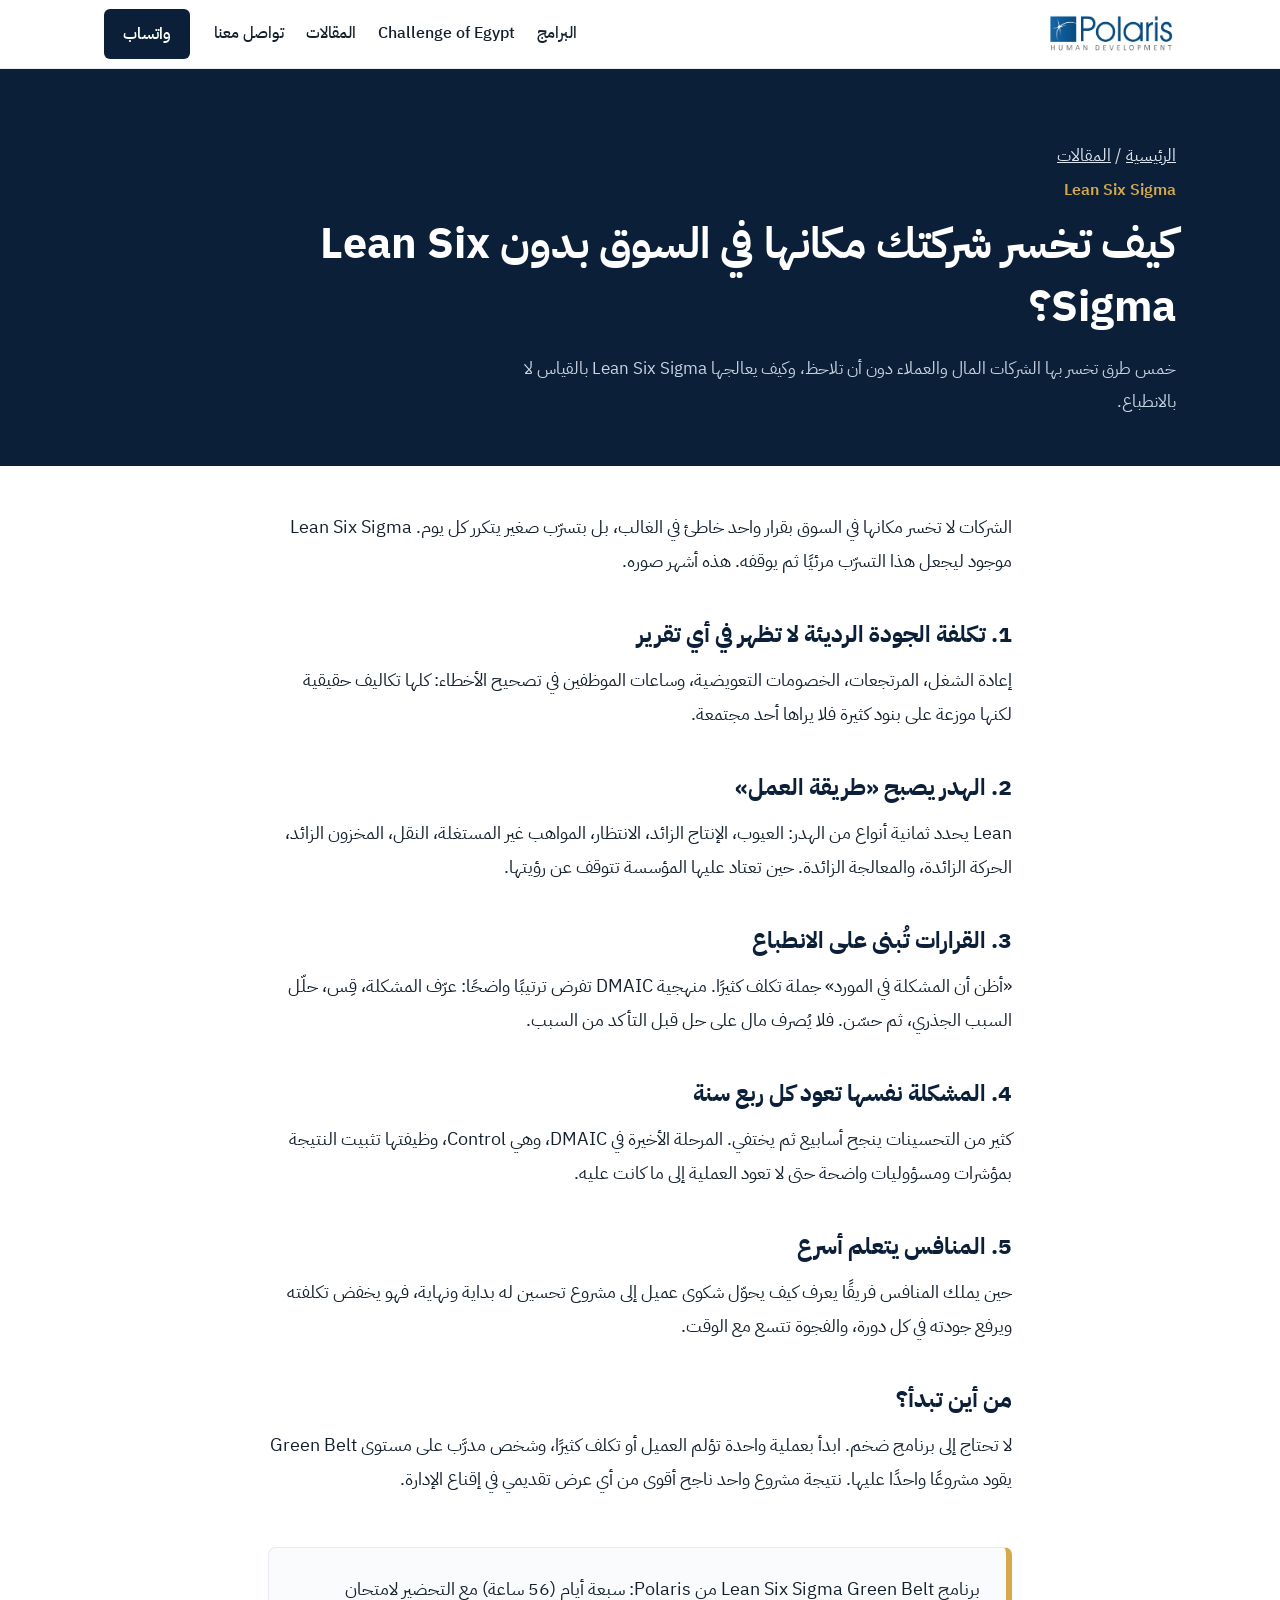
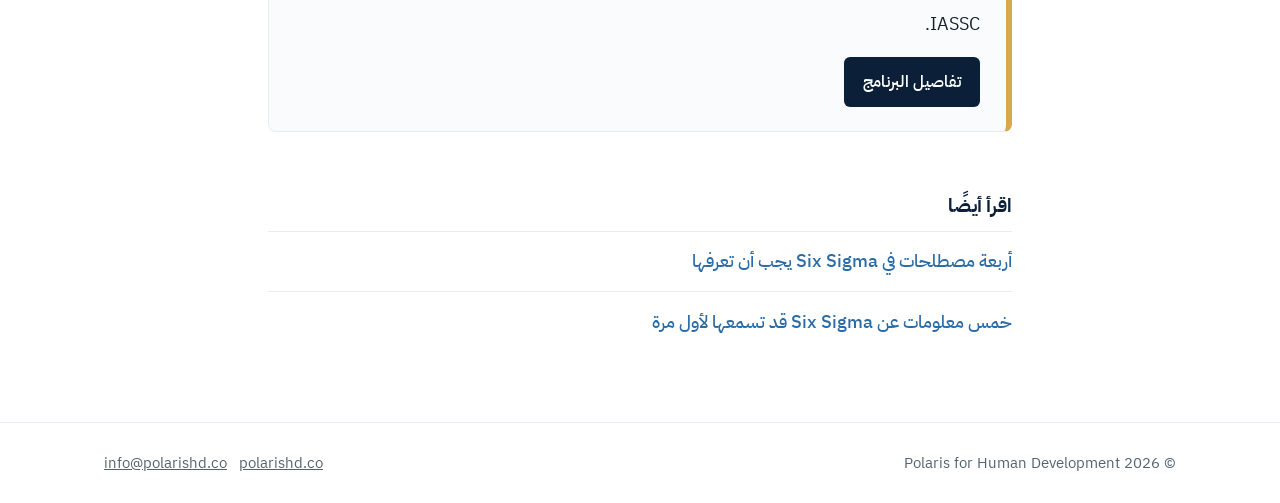
<file: articles/lean-six-sigma-competitive-edge/index.html>
<!doctype html>
<html lang="ar" dir="rtl">
<head>
<meta charset="utf-8">
<meta name="viewport" content="width=device-width,initial-scale=1">
<title>كيف تخسر شركتك مكانها في السوق بدون Lean Six Sigma؟ | Polaris Human Development</title>
<meta name="description" content="خمس طرق تخسر بها الشركات المال والعملاء دون أن تلاحظ، وكيف يعالجها Lean Six Sigma بالقياس لا بالانطباع.">
<link rel="canonical" href="https://polarishd.co/articles/lean-six-sigma-competitive-edge/">
<meta property="og:title" content="كيف تخسر شركتك مكانها في السوق بدون Lean Six Sigma؟">
<meta property="og:description" content="خمس طرق تخسر بها الشركات المال والعملاء دون أن تلاحظ، وكيف يعالجها Lean Six Sigma بالقياس لا بالانطباع.">
<meta property="og:type" content="article">
<meta property="og:url" content="https://polarishd.co/articles/lean-six-sigma-competitive-edge/">
<meta property="og:image" content="https://polarishd.co/assets/favicon-192.png">
<link rel="icon" href="/favicon.ico" sizes="48x48">
<link rel="icon" type="image/png" sizes="32x32" href="/assets/favicon-32.png">
<link rel="apple-touch-icon" href="/assets/apple-touch-icon.png">
<link rel="preconnect" href="https://fonts.googleapis.com">
<link rel="preconnect" href="https://fonts.gstatic.com" crossorigin>
<link href="https://fonts.googleapis.com/css2?family=IBM+Plex+Sans+Arabic:wght@400;500;600;700&display=swap" rel="stylesheet">
<link rel="stylesheet" href="/articles/articles.css">
<script type="application/ld+json">{"@context": "https://schema.org", "@type": "Article", "headline": "كيف تخسر شركتك مكانها في السوق بدون Lean Six Sigma؟", "description": "خمس طرق تخسر بها الشركات المال والعملاء دون أن تلاحظ، وكيف يعالجها Lean Six Sigma بالقياس لا بالانطباع.", "inLanguage": "ar", "datePublished": "2026-11-23", "dateModified": "2026-11-23", "mainEntityOfPage": "https://polarishd.co/articles/lean-six-sigma-competitive-edge/", "author": {"@type": "Organization", "name": "Polaris Human Development", "url": "https://polarishd.co"}, "publisher": {"@type": "Organization", "name": "Polaris Human Development", "logo": {"@type": "ImageObject", "url": "https://polarishd.co/assets/polaris-logo.png"}}}</script>
</head>
<body>
<header class="site-header">
  <div class="wrap">
    <a class="brand" href="/" aria-label="Polaris Human Development، الصفحة الرئيسية"><img src="/assets/polaris-logo.png" alt="Polaris Human Development" width="1299" height="462"></a>
    <nav class="nav" aria-label="القائمة الرئيسية">
      <a href="/#programmes">البرامج</a>
      <a href="/#simulation"><span class="en">Challenge of Egypt</span></a>
      <a href="/articles/">المقالات</a>
      <a href="/#contact">تواصل معنا</a>
    </nav>
    <a class="btn" href="https://wa.me/201028332844" rel="noopener">واتساب</a>
  </div>
</header>
<main>
<section class="lead"><div class="wrap">
  <p class="crumb"><a href="/">الرئيسية</a> / <a href="/articles/">المقالات</a></p>
  <span class="topic">Lean Six Sigma</span>
  <h1>كيف تخسر شركتك مكانها في السوق بدون Lean Six Sigma؟</h1>
  <p>خمس طرق تخسر بها الشركات المال والعملاء دون أن تلاحظ، وكيف يعالجها Lean Six Sigma بالقياس لا بالانطباع.</p>
</div></section>
<article>
<p>الشركات لا تخسر مكانها في السوق بقرار واحد خاطئ في الغالب، بل بتسرّب صغير يتكرر كل يوم. Lean Six Sigma موجود ليجعل هذا التسرّب مرئيًا ثم يوقفه. هذه أشهر صوره.</p>
<h2>1. تكلفة الجودة الرديئة لا تظهر في أي تقرير</h2>
<p>إعادة الشغل، المرتجعات، الخصومات التعويضية، وساعات الموظفين في تصحيح الأخطاء: كلها تكاليف حقيقية لكنها موزعة على بنود كثيرة فلا يراها أحد مجتمعة.</p>
<h2>2. الهدر يصبح «طريقة العمل»</h2>
<p>Lean يحدد ثمانية أنواع من الهدر: العيوب، الإنتاج الزائد، الانتظار، المواهب غير المستغلة، النقل، المخزون الزائد، الحركة الزائدة، والمعالجة الزائدة. حين تعتاد عليها المؤسسة تتوقف عن رؤيتها.</p>
<h2>3. القرارات تُبنى على الانطباع</h2>
<p>«أظن أن المشكلة في المورد» جملة تكلف كثيرًا. منهجية DMAIC تفرض ترتيبًا واضحًا: عرّف المشكلة، قِس، حلّل السبب الجذري، ثم حسّن. فلا يُصرف مال على حل قبل التأكد من السبب.</p>
<h2>4. المشكلة نفسها تعود كل ربع سنة</h2>
<p>كثير من التحسينات ينجح أسابيع ثم يختفي. المرحلة الأخيرة في DMAIC، وهي Control، وظيفتها تثبيت النتيجة بمؤشرات ومسؤوليات واضحة حتى لا تعود العملية إلى ما كانت عليه.</p>
<h2>5. المنافس يتعلم أسرع</h2>
<p>حين يملك المنافس فريقًا يعرف كيف يحوّل شكوى عميل إلى مشروع تحسين له بداية ونهاية، فهو يخفض تكلفته ويرفع جودته في كل دورة، والفجوة تتسع مع الوقت.</p>
<h2>من أين تبدأ؟</h2>
<p>لا تحتاج إلى برنامج ضخم. ابدأ بعملية واحدة تؤلم العميل أو تكلف كثيرًا، وشخص مدرَّب على مستوى Green Belt يقود مشروعًا واحدًا عليها. نتيجة مشروع واحد ناجح أقوى من أي عرض تقديمي في إقناع الإدارة.</p>
</article>
<aside class="cta"><div>
  <p>برنامج Lean Six Sigma Green Belt من Polaris: سبعة أيام (56 ساعة) مع التحضير لامتحان IASSC.</p>
  <a class="btn" href="/#programmes">تفاصيل البرنامج</a>
</div></aside>
<nav class="more" aria-label="مقالات ذات صلة">
  <h2>اقرأ أيضًا</h2>
  <ul>
    <li><a href="/articles/six-sigma-terms/">أربعة مصطلحات في Six Sigma يجب أن تعرفها</a></li>
    <li><a href="/articles/six-sigma-facts/">خمس معلومات عن Six Sigma قد تسمعها لأول مرة</a></li>
  </ul>
</nav>
</main>
<footer>
  <div class="wrap">
    <span>© 2026 <span class="en">Polaris for Human Development</span></span>
    <span><a href="mailto:info@polarishd.co">info@polarishd.co</a> &nbsp; <a href="/">polarishd.co</a></span>
  </div>
</footer>
</body>
</html>
</file>
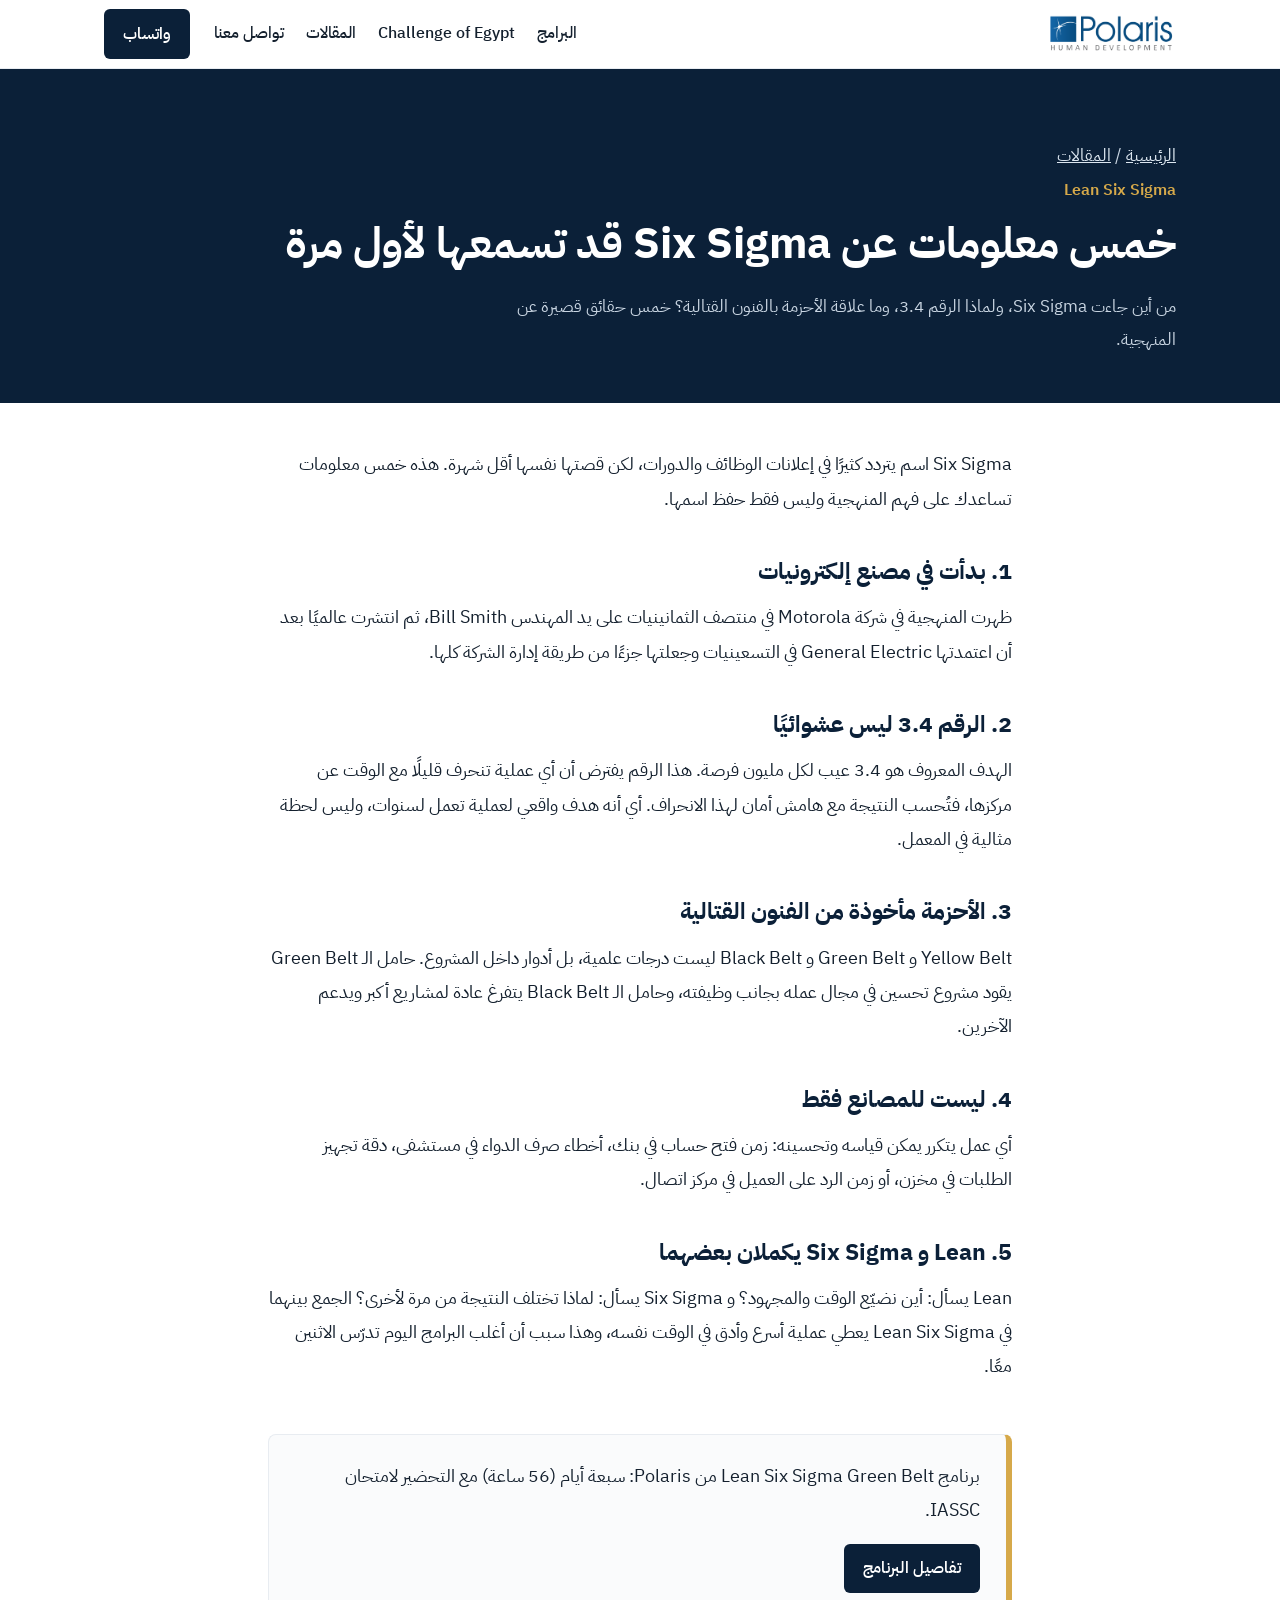
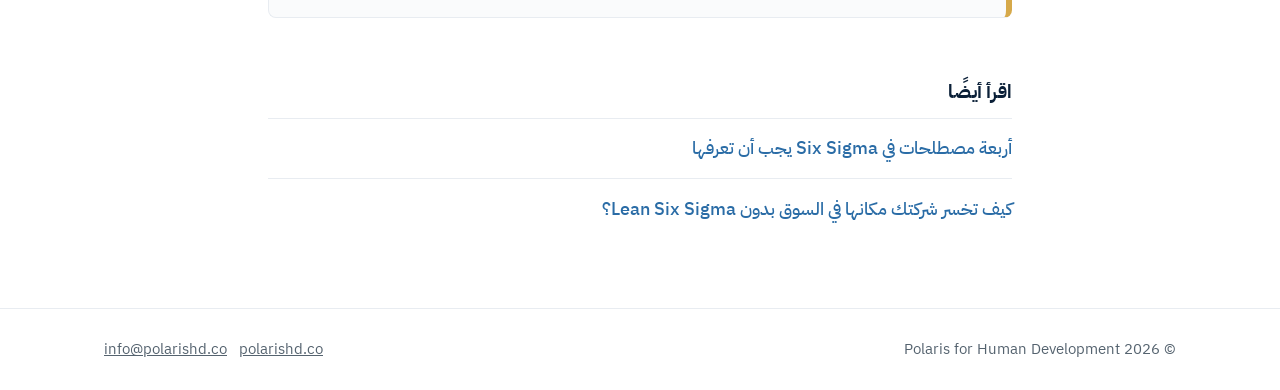
<file: articles/six-sigma-facts/index.html>
<!doctype html>
<html lang="ar" dir="rtl">
<head>
<meta charset="utf-8">
<meta name="viewport" content="width=device-width,initial-scale=1">
<title>خمس معلومات عن Six Sigma قد تسمعها لأول مرة | Polaris Human Development</title>
<meta name="description" content="من أين جاءت Six Sigma، ولماذا الرقم 3.4، وما علاقة الأحزمة بالفنون القتالية؟ خمس حقائق قصيرة عن المنهجية.">
<link rel="canonical" href="https://polarishd.co/articles/six-sigma-facts/">
<meta property="og:title" content="خمس معلومات عن Six Sigma قد تسمعها لأول مرة">
<meta property="og:description" content="من أين جاءت Six Sigma، ولماذا الرقم 3.4، وما علاقة الأحزمة بالفنون القتالية؟ خمس حقائق قصيرة عن المنهجية.">
<meta property="og:type" content="article">
<meta property="og:url" content="https://polarishd.co/articles/six-sigma-facts/">
<meta property="og:image" content="https://polarishd.co/assets/favicon-192.png">
<link rel="icon" href="/favicon.ico" sizes="48x48">
<link rel="icon" type="image/png" sizes="32x32" href="/assets/favicon-32.png">
<link rel="apple-touch-icon" href="/assets/apple-touch-icon.png">
<link rel="preconnect" href="https://fonts.googleapis.com">
<link rel="preconnect" href="https://fonts.gstatic.com" crossorigin>
<link href="https://fonts.googleapis.com/css2?family=IBM+Plex+Sans+Arabic:wght@400;500;600;700&display=swap" rel="stylesheet">
<link rel="stylesheet" href="/articles/articles.css">
<script type="application/ld+json">{"@context": "https://schema.org", "@type": "Article", "headline": "خمس معلومات عن Six Sigma قد تسمعها لأول مرة", "description": "من أين جاءت Six Sigma، ولماذا الرقم 3.4، وما علاقة الأحزمة بالفنون القتالية؟ خمس حقائق قصيرة عن المنهجية.", "inLanguage": "ar", "datePublished": "2026-11-23", "dateModified": "2026-11-23", "mainEntityOfPage": "https://polarishd.co/articles/six-sigma-facts/", "author": {"@type": "Organization", "name": "Polaris Human Development", "url": "https://polarishd.co"}, "publisher": {"@type": "Organization", "name": "Polaris Human Development", "logo": {"@type": "ImageObject", "url": "https://polarishd.co/assets/polaris-logo.png"}}}</script>
</head>
<body>
<header class="site-header">
  <div class="wrap">
    <a class="brand" href="/" aria-label="Polaris Human Development، الصفحة الرئيسية"><img src="/assets/polaris-logo.png" alt="Polaris Human Development" width="1299" height="462"></a>
    <nav class="nav" aria-label="القائمة الرئيسية">
      <a href="/#programmes">البرامج</a>
      <a href="/#simulation"><span class="en">Challenge of Egypt</span></a>
      <a href="/articles/">المقالات</a>
      <a href="/#contact">تواصل معنا</a>
    </nav>
    <a class="btn" href="https://wa.me/201028332844" rel="noopener">واتساب</a>
  </div>
</header>
<main>
<section class="lead"><div class="wrap">
  <p class="crumb"><a href="/">الرئيسية</a> / <a href="/articles/">المقالات</a></p>
  <span class="topic">Lean Six Sigma</span>
  <h1>خمس معلومات عن Six Sigma قد تسمعها لأول مرة</h1>
  <p>من أين جاءت Six Sigma، ولماذا الرقم 3.4، وما علاقة الأحزمة بالفنون القتالية؟ خمس حقائق قصيرة عن المنهجية.</p>
</div></section>
<article>
<p>Six Sigma اسم يتردد كثيرًا في إعلانات الوظائف والدورات، لكن قصتها نفسها أقل شهرة. هذه خمس معلومات تساعدك على فهم المنهجية وليس فقط حفظ اسمها.</p>
<h2>1. بدأت في مصنع إلكترونيات</h2>
<p>ظهرت المنهجية في شركة Motorola في منتصف الثمانينيات على يد المهندس Bill Smith، ثم انتشرت عالميًا بعد أن اعتمدتها General Electric في التسعينيات وجعلتها جزءًا من طريقة إدارة الشركة كلها.</p>
<h2>2. الرقم 3.4 ليس عشوائيًا</h2>
<p>الهدف المعروف هو 3.4 عيب لكل مليون فرصة. هذا الرقم يفترض أن أي عملية تنحرف قليلًا مع الوقت عن مركزها، فتُحسب النتيجة مع هامش أمان لهذا الانحراف. أي أنه هدف واقعي لعملية تعمل لسنوات، وليس لحظة مثالية في المعمل.</p>
<h2>3. الأحزمة مأخوذة من الفنون القتالية</h2>
<p>Yellow Belt و Green Belt و Black Belt ليست درجات علمية، بل أدوار داخل المشروع. حامل الـ Green Belt يقود مشروع تحسين في مجال عمله بجانب وظيفته، وحامل الـ Black Belt يتفرغ عادة لمشاريع أكبر ويدعم الآخرين.</p>
<h2>4. ليست للمصانع فقط</h2>
<p>أي عمل يتكرر يمكن قياسه وتحسينه: زمن فتح حساب في بنك، أخطاء صرف الدواء في مستشفى، دقة تجهيز الطلبات في مخزن، أو زمن الرد على العميل في مركز اتصال.</p>
<h2>5. Lean و Six Sigma يكملان بعضهما</h2>
<p>Lean يسأل: أين نضيّع الوقت والمجهود؟ و Six Sigma يسأل: لماذا تختلف النتيجة من مرة لأخرى؟ الجمع بينهما في Lean Six Sigma يعطي عملية أسرع وأدق في الوقت نفسه، وهذا سبب أن أغلب البرامج اليوم تدرّس الاثنين معًا.</p>
</article>
<aside class="cta"><div>
  <p>برنامج Lean Six Sigma Green Belt من Polaris: سبعة أيام (56 ساعة) مع التحضير لامتحان IASSC.</p>
  <a class="btn" href="/#programmes">تفاصيل البرنامج</a>
</div></aside>
<nav class="more" aria-label="مقالات ذات صلة">
  <h2>اقرأ أيضًا</h2>
  <ul>
    <li><a href="/articles/six-sigma-terms/">أربعة مصطلحات في Six Sigma يجب أن تعرفها</a></li>
    <li><a href="/articles/lean-six-sigma-competitive-edge/">كيف تخسر شركتك مكانها في السوق بدون Lean Six Sigma؟</a></li>
  </ul>
</nav>
</main>
<footer>
  <div class="wrap">
    <span>© 2026 <span class="en">Polaris for Human Development</span></span>
    <span><a href="mailto:info@polarishd.co">info@polarishd.co</a> &nbsp; <a href="/">polarishd.co</a></span>
  </div>
</footer>
</body>
</html>
</file>
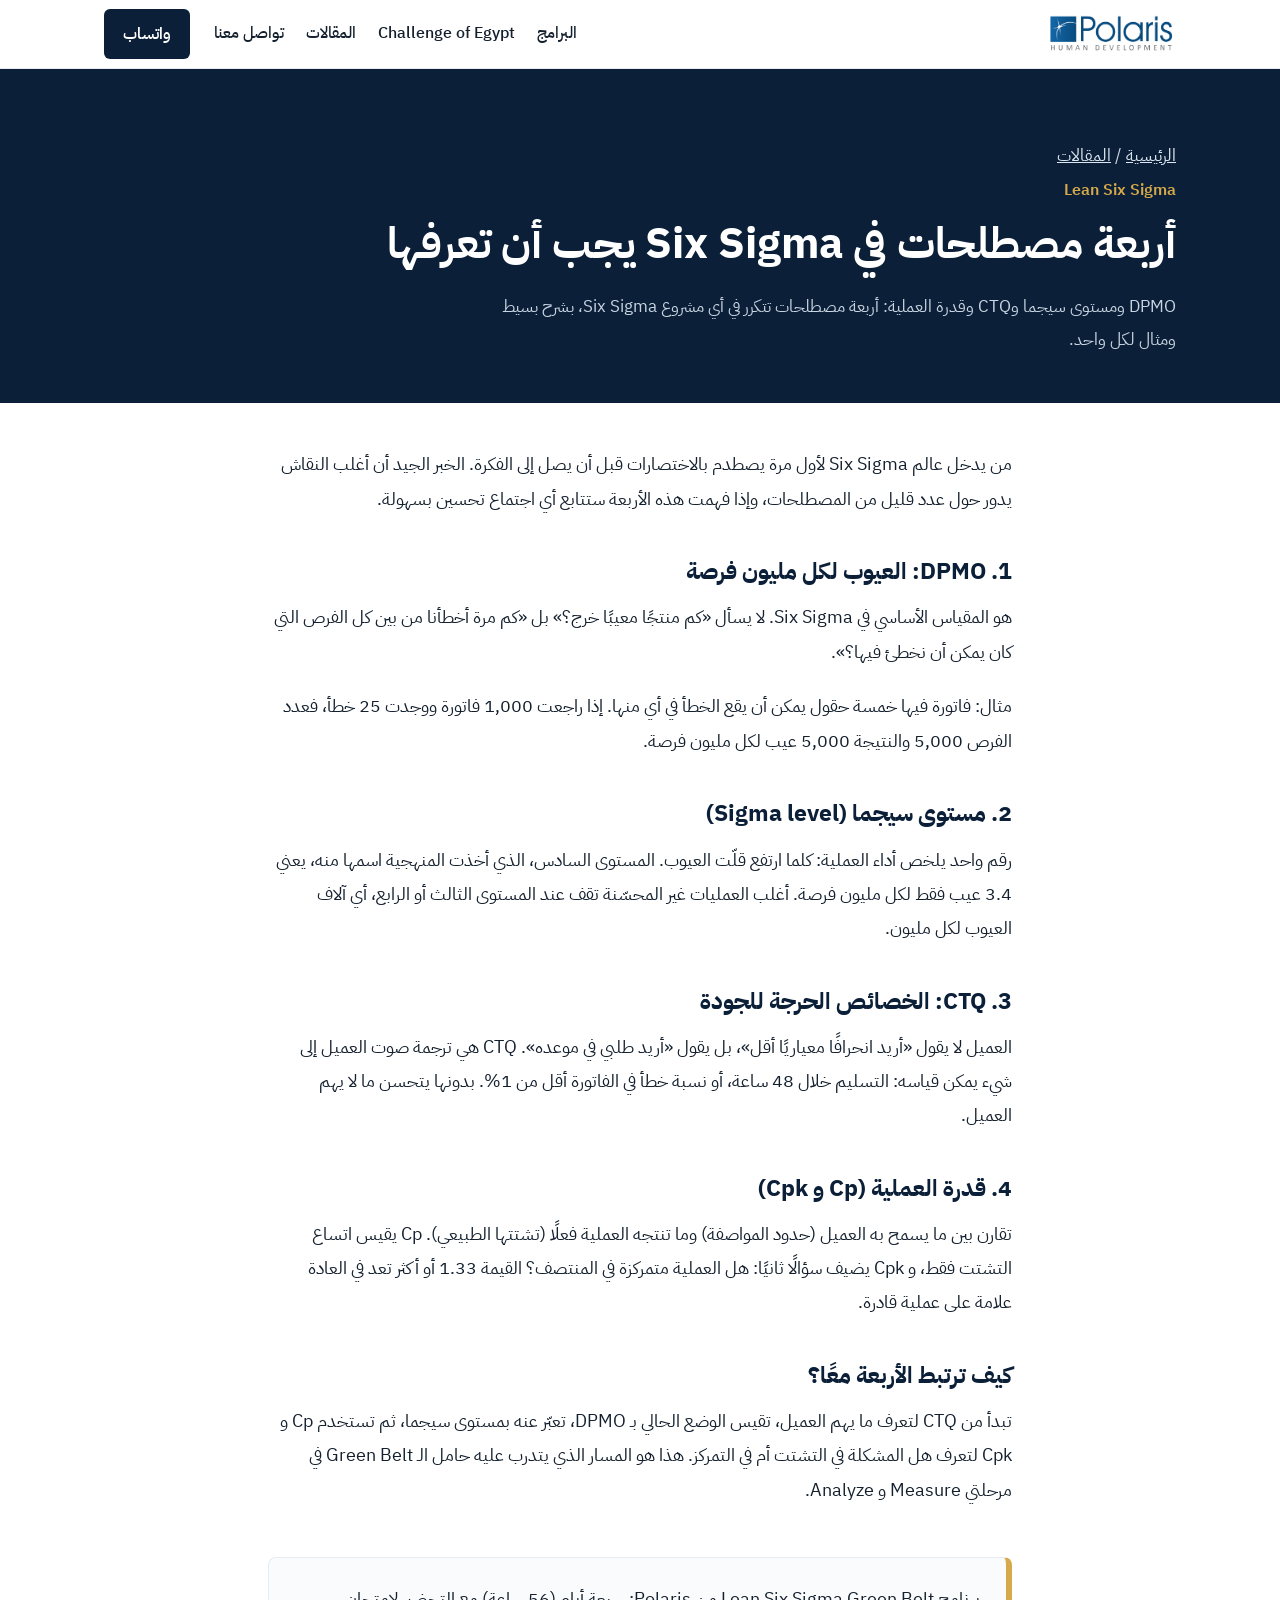
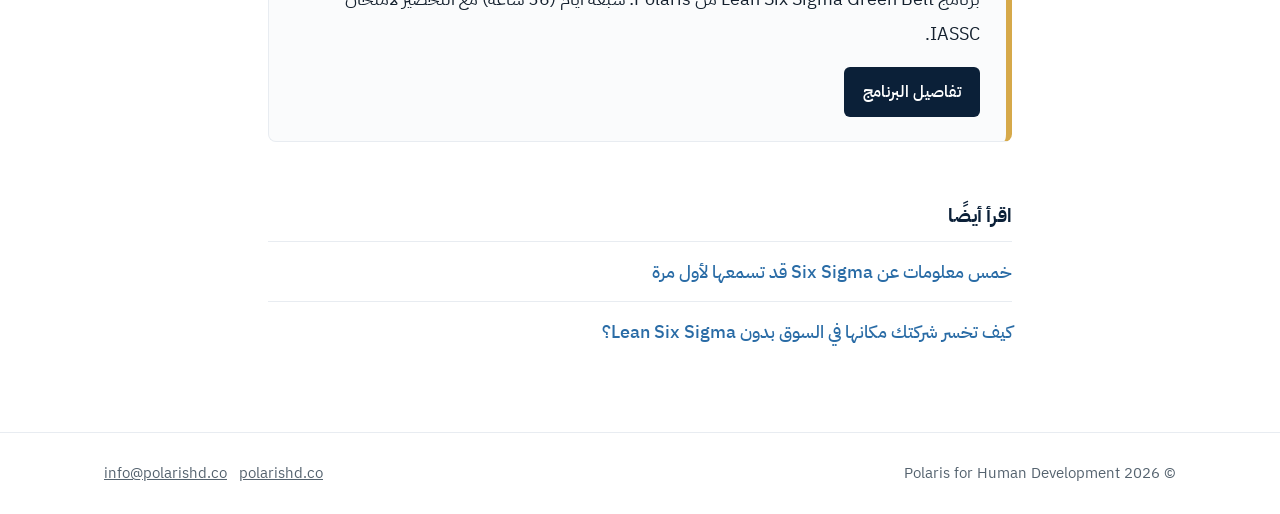
<file: articles/six-sigma-terms/index.html>
<!doctype html>
<html lang="ar" dir="rtl">
<head>
<meta charset="utf-8">
<meta name="viewport" content="width=device-width,initial-scale=1">
<title>أربعة مصطلحات في Six Sigma يجب أن تعرفها | Polaris Human Development</title>
<meta name="description" content="DPMO ومستوى سيجما وCTQ وقدرة العملية: أربعة مصطلحات تتكرر في أي مشروع Six Sigma، بشرح بسيط ومثال لكل واحد.">
<link rel="canonical" href="https://polarishd.co/articles/six-sigma-terms/">
<meta property="og:title" content="أربعة مصطلحات في Six Sigma يجب أن تعرفها">
<meta property="og:description" content="DPMO ومستوى سيجما وCTQ وقدرة العملية: أربعة مصطلحات تتكرر في أي مشروع Six Sigma، بشرح بسيط ومثال لكل واحد.">
<meta property="og:type" content="article">
<meta property="og:url" content="https://polarishd.co/articles/six-sigma-terms/">
<meta property="og:image" content="https://polarishd.co/assets/favicon-192.png">
<link rel="icon" href="/favicon.ico" sizes="48x48">
<link rel="icon" type="image/png" sizes="32x32" href="/assets/favicon-32.png">
<link rel="apple-touch-icon" href="/assets/apple-touch-icon.png">
<link rel="preconnect" href="https://fonts.googleapis.com">
<link rel="preconnect" href="https://fonts.gstatic.com" crossorigin>
<link href="https://fonts.googleapis.com/css2?family=IBM+Plex+Sans+Arabic:wght@400;500;600;700&display=swap" rel="stylesheet">
<link rel="stylesheet" href="/articles/articles.css">
<script type="application/ld+json">{"@context": "https://schema.org", "@type": "Article", "headline": "أربعة مصطلحات في Six Sigma يجب أن تعرفها", "description": "DPMO ومستوى سيجما وCTQ وقدرة العملية: أربعة مصطلحات تتكرر في أي مشروع Six Sigma، بشرح بسيط ومثال لكل واحد.", "inLanguage": "ar", "datePublished": "2026-11-23", "dateModified": "2026-11-23", "mainEntityOfPage": "https://polarishd.co/articles/six-sigma-terms/", "author": {"@type": "Organization", "name": "Polaris Human Development", "url": "https://polarishd.co"}, "publisher": {"@type": "Organization", "name": "Polaris Human Development", "logo": {"@type": "ImageObject", "url": "https://polarishd.co/assets/polaris-logo.png"}}}</script>
</head>
<body>
<header class="site-header">
  <div class="wrap">
    <a class="brand" href="/" aria-label="Polaris Human Development، الصفحة الرئيسية"><img src="/assets/polaris-logo.png" alt="Polaris Human Development" width="1299" height="462"></a>
    <nav class="nav" aria-label="القائمة الرئيسية">
      <a href="/#programmes">البرامج</a>
      <a href="/#simulation"><span class="en">Challenge of Egypt</span></a>
      <a href="/articles/">المقالات</a>
      <a href="/#contact">تواصل معنا</a>
    </nav>
    <a class="btn" href="https://wa.me/201028332844" rel="noopener">واتساب</a>
  </div>
</header>
<main>
<section class="lead"><div class="wrap">
  <p class="crumb"><a href="/">الرئيسية</a> / <a href="/articles/">المقالات</a></p>
  <span class="topic">Lean Six Sigma</span>
  <h1>أربعة مصطلحات في Six Sigma يجب أن تعرفها</h1>
  <p>DPMO ومستوى سيجما وCTQ وقدرة العملية: أربعة مصطلحات تتكرر في أي مشروع Six Sigma، بشرح بسيط ومثال لكل واحد.</p>
</div></section>
<article>
<p>من يدخل عالم Six Sigma لأول مرة يصطدم بالاختصارات قبل أن يصل إلى الفكرة. الخبر الجيد أن أغلب النقاش يدور حول عدد قليل من المصطلحات، وإذا فهمت هذه الأربعة ستتابع أي اجتماع تحسين بسهولة.</p>
<h2>1. DPMO: العيوب لكل مليون فرصة</h2>
<p>هو المقياس الأساسي في Six Sigma. لا يسأل «كم منتجًا معيبًا خرج؟» بل «كم مرة أخطأنا من بين كل الفرص التي كان يمكن أن نخطئ فيها؟».</p>
<p>مثال: فاتورة فيها خمسة حقول يمكن أن يقع الخطأ في أي منها. إذا راجعت 1,000 فاتورة ووجدت 25 خطأ، فعدد الفرص 5,000 والنتيجة 5,000 عيب لكل مليون فرصة.</p>
<h2>2. مستوى سيجما (Sigma level)</h2>
<p>رقم واحد يلخص أداء العملية: كلما ارتفع قلّت العيوب. المستوى السادس، الذي أخذت المنهجية اسمها منه، يعني 3.4 عيب فقط لكل مليون فرصة. أغلب العمليات غير المحسّنة تقف عند المستوى الثالث أو الرابع، أي آلاف العيوب لكل مليون.</p>
<h2>3. CTQ: الخصائص الحرجة للجودة</h2>
<p>العميل لا يقول «أريد انحرافًا معياريًا أقل»، بل يقول «أريد طلبي في موعده». CTQ هي ترجمة صوت العميل إلى شيء يمكن قياسه: التسليم خلال 48 ساعة، أو نسبة خطأ في الفاتورة أقل من 1%. بدونها يتحسن ما لا يهم العميل.</p>
<h2>4. قدرة العملية (Cp و Cpk)</h2>
<p>تقارن بين ما يسمح به العميل (حدود المواصفة) وما تنتجه العملية فعلًا (تشتتها الطبيعي). Cp يقيس اتساع التشتت فقط، و Cpk يضيف سؤالًا ثانيًا: هل العملية متمركزة في المنتصف؟ القيمة 1.33 أو أكثر تعد في العادة علامة على عملية قادرة.</p>
<h2>كيف ترتبط الأربعة معًا؟</h2>
<p>تبدأ من CTQ لتعرف ما يهم العميل، تقيس الوضع الحالي بـ DPMO، تعبّر عنه بمستوى سيجما، ثم تستخدم Cp و Cpk لتعرف هل المشكلة في التشتت أم في التمركز. هذا هو المسار الذي يتدرب عليه حامل الـ Green Belt في مرحلتي Measure و Analyze.</p>
</article>
<aside class="cta"><div>
  <p>برنامج Lean Six Sigma Green Belt من Polaris: سبعة أيام (56 ساعة) مع التحضير لامتحان IASSC.</p>
  <a class="btn" href="/#programmes">تفاصيل البرنامج</a>
</div></aside>
<nav class="more" aria-label="مقالات ذات صلة">
  <h2>اقرأ أيضًا</h2>
  <ul>
    <li><a href="/articles/six-sigma-facts/">خمس معلومات عن Six Sigma قد تسمعها لأول مرة</a></li>
    <li><a href="/articles/lean-six-sigma-competitive-edge/">كيف تخسر شركتك مكانها في السوق بدون Lean Six Sigma؟</a></li>
  </ul>
</nav>
</main>
<footer>
  <div class="wrap">
    <span>© 2026 <span class="en">Polaris for Human Development</span></span>
    <span><a href="mailto:info@polarishd.co">info@polarishd.co</a> &nbsp; <a href="/">polarishd.co</a></span>
  </div>
</footer>
</body>
</html>
</file>
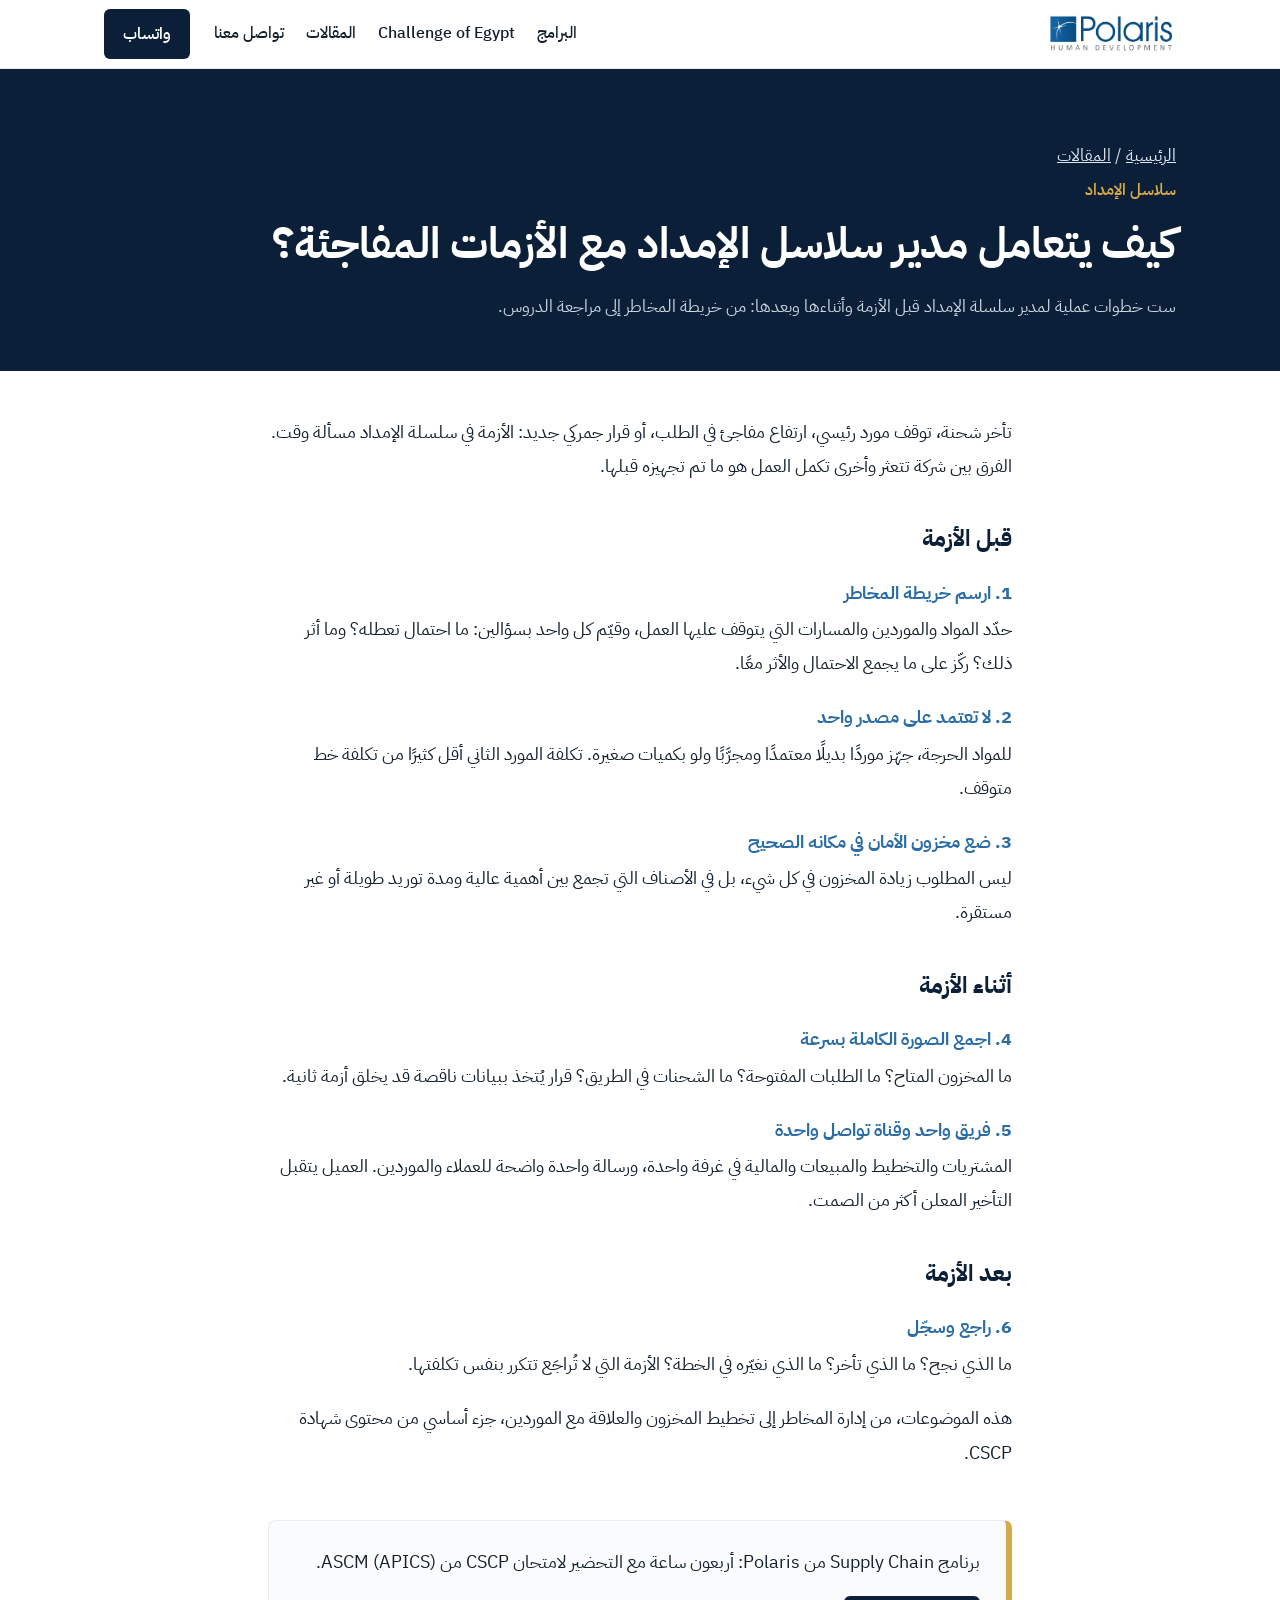
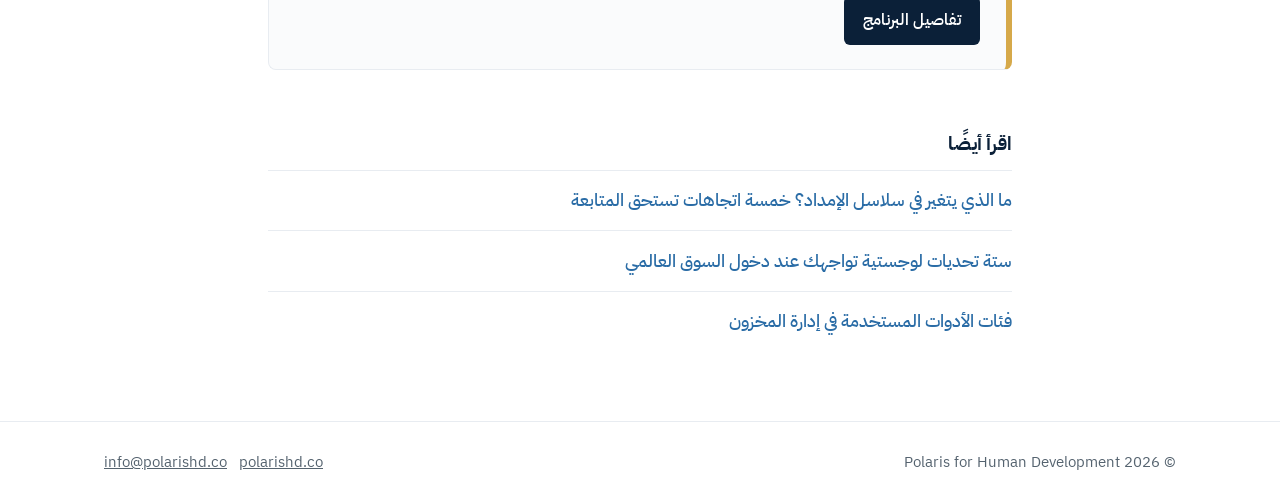
<file: articles/supply-chain-crisis-management/index.html>
<!doctype html>
<html lang="ar" dir="rtl">
<head>
<meta charset="utf-8">
<meta name="viewport" content="width=device-width,initial-scale=1">
<title>كيف يتعامل مدير سلاسل الإمداد مع الأزمات المفاجئة؟ | Polaris Human Development</title>
<meta name="description" content="ست خطوات عملية لمدير سلسلة الإمداد قبل الأزمة وأثناءها وبعدها: من خريطة المخاطر إلى مراجعة الدروس.">
<link rel="canonical" href="https://polarishd.co/articles/supply-chain-crisis-management/">
<meta property="og:title" content="كيف يتعامل مدير سلاسل الإمداد مع الأزمات المفاجئة؟">
<meta property="og:description" content="ست خطوات عملية لمدير سلسلة الإمداد قبل الأزمة وأثناءها وبعدها: من خريطة المخاطر إلى مراجعة الدروس.">
<meta property="og:type" content="article">
<meta property="og:url" content="https://polarishd.co/articles/supply-chain-crisis-management/">
<meta property="og:image" content="https://polarishd.co/assets/favicon-192.png">
<link rel="icon" href="/favicon.ico" sizes="48x48">
<link rel="icon" type="image/png" sizes="32x32" href="/assets/favicon-32.png">
<link rel="apple-touch-icon" href="/assets/apple-touch-icon.png">
<link rel="preconnect" href="https://fonts.googleapis.com">
<link rel="preconnect" href="https://fonts.gstatic.com" crossorigin>
<link href="https://fonts.googleapis.com/css2?family=IBM+Plex+Sans+Arabic:wght@400;500;600;700&display=swap" rel="stylesheet">
<link rel="stylesheet" href="/articles/articles.css">
<script type="application/ld+json">{"@context": "https://schema.org", "@type": "Article", "headline": "كيف يتعامل مدير سلاسل الإمداد مع الأزمات المفاجئة؟", "description": "ست خطوات عملية لمدير سلسلة الإمداد قبل الأزمة وأثناءها وبعدها: من خريطة المخاطر إلى مراجعة الدروس.", "inLanguage": "ar", "datePublished": "2026-11-23", "dateModified": "2026-11-23", "mainEntityOfPage": "https://polarishd.co/articles/supply-chain-crisis-management/", "author": {"@type": "Organization", "name": "Polaris Human Development", "url": "https://polarishd.co"}, "publisher": {"@type": "Organization", "name": "Polaris Human Development", "logo": {"@type": "ImageObject", "url": "https://polarishd.co/assets/polaris-logo.png"}}}</script>
</head>
<body>
<header class="site-header">
  <div class="wrap">
    <a class="brand" href="/" aria-label="Polaris Human Development، الصفحة الرئيسية"><img src="/assets/polaris-logo.png" alt="Polaris Human Development" width="1299" height="462"></a>
    <nav class="nav" aria-label="القائمة الرئيسية">
      <a href="/#programmes">البرامج</a>
      <a href="/#simulation"><span class="en">Challenge of Egypt</span></a>
      <a href="/articles/">المقالات</a>
      <a href="/#contact">تواصل معنا</a>
    </nav>
    <a class="btn" href="https://wa.me/201028332844" rel="noopener">واتساب</a>
  </div>
</header>
<main>
<section class="lead"><div class="wrap">
  <p class="crumb"><a href="/">الرئيسية</a> / <a href="/articles/">المقالات</a></p>
  <span class="topic">سلاسل الإمداد</span>
  <h1>كيف يتعامل مدير سلاسل الإمداد مع الأزمات المفاجئة؟</h1>
  <p>ست خطوات عملية لمدير سلسلة الإمداد قبل الأزمة وأثناءها وبعدها: من خريطة المخاطر إلى مراجعة الدروس.</p>
</div></section>
<article>
<p>تأخر شحنة، توقف مورد رئيسي، ارتفاع مفاجئ في الطلب، أو قرار جمركي جديد: الأزمة في سلسلة الإمداد مسألة وقت. الفرق بين شركة تتعثر وأخرى تكمل العمل هو ما تم تجهيزه قبلها.</p>
<h2>قبل الأزمة</h2>
<h3>1. ارسم خريطة المخاطر</h3>
<p>حدّد المواد والموردين والمسارات التي يتوقف عليها العمل، وقيّم كل واحد بسؤالين: ما احتمال تعطله؟ وما أثر ذلك؟ ركّز على ما يجمع الاحتمال والأثر معًا.</p>
<h3>2. لا تعتمد على مصدر واحد</h3>
<p>للمواد الحرجة، جهّز موردًا بديلًا معتمدًا ومجرَّبًا ولو بكميات صغيرة. تكلفة المورد الثاني أقل كثيرًا من تكلفة خط متوقف.</p>
<h3>3. ضع مخزون الأمان في مكانه الصحيح</h3>
<p>ليس المطلوب زيادة المخزون في كل شيء، بل في الأصناف التي تجمع بين أهمية عالية ومدة توريد طويلة أو غير مستقرة.</p>
<h2>أثناء الأزمة</h2>
<h3>4. اجمع الصورة الكاملة بسرعة</h3>
<p>ما المخزون المتاح؟ ما الطلبات المفتوحة؟ ما الشحنات في الطريق؟ قرار يُتخذ ببيانات ناقصة قد يخلق أزمة ثانية.</p>
<h3>5. فريق واحد وقناة تواصل واحدة</h3>
<p>المشتريات والتخطيط والمبيعات والمالية في غرفة واحدة، ورسالة واحدة واضحة للعملاء والموردين. العميل يتقبل التأخير المعلن أكثر من الصمت.</p>
<h2>بعد الأزمة</h2>
<h3>6. راجع وسجّل</h3>
<p>ما الذي نجح؟ ما الذي تأخر؟ ما الذي نغيّره في الخطة؟ الأزمة التي لا تُراجَع تتكرر بنفس تكلفتها.</p>
<p>هذه الموضوعات، من إدارة المخاطر إلى تخطيط المخزون والعلاقة مع الموردين، جزء أساسي من محتوى شهادة CSCP.</p>
</article>
<aside class="cta"><div>
  <p>برنامج Supply Chain من Polaris: أربعون ساعة مع التحضير لامتحان CSCP من ASCM (APICS).</p>
  <a class="btn" href="/#programmes">تفاصيل البرنامج</a>
</div></aside>
<nav class="more" aria-label="مقالات ذات صلة">
  <h2>اقرأ أيضًا</h2>
  <ul>
    <li><a href="/articles/supply-chain-trends/">ما الذي يتغير في سلاسل الإمداد؟ خمسة اتجاهات تستحق المتابعة</a></li>
    <li><a href="/articles/global-logistics-challenges/">ستة تحديات لوجستية تواجهك عند دخول السوق العالمي</a></li>
    <li><a href="/articles/inventory-management-tools/">فئات الأدوات المستخدمة في إدارة المخزون</a></li>
  </ul>
</nav>
</main>
<footer>
  <div class="wrap">
    <span>© 2026 <span class="en">Polaris for Human Development</span></span>
    <span><a href="mailto:info@polarishd.co">info@polarishd.co</a> &nbsp; <a href="/">polarishd.co</a></span>
  </div>
</footer>
</body>
</html>
</file>
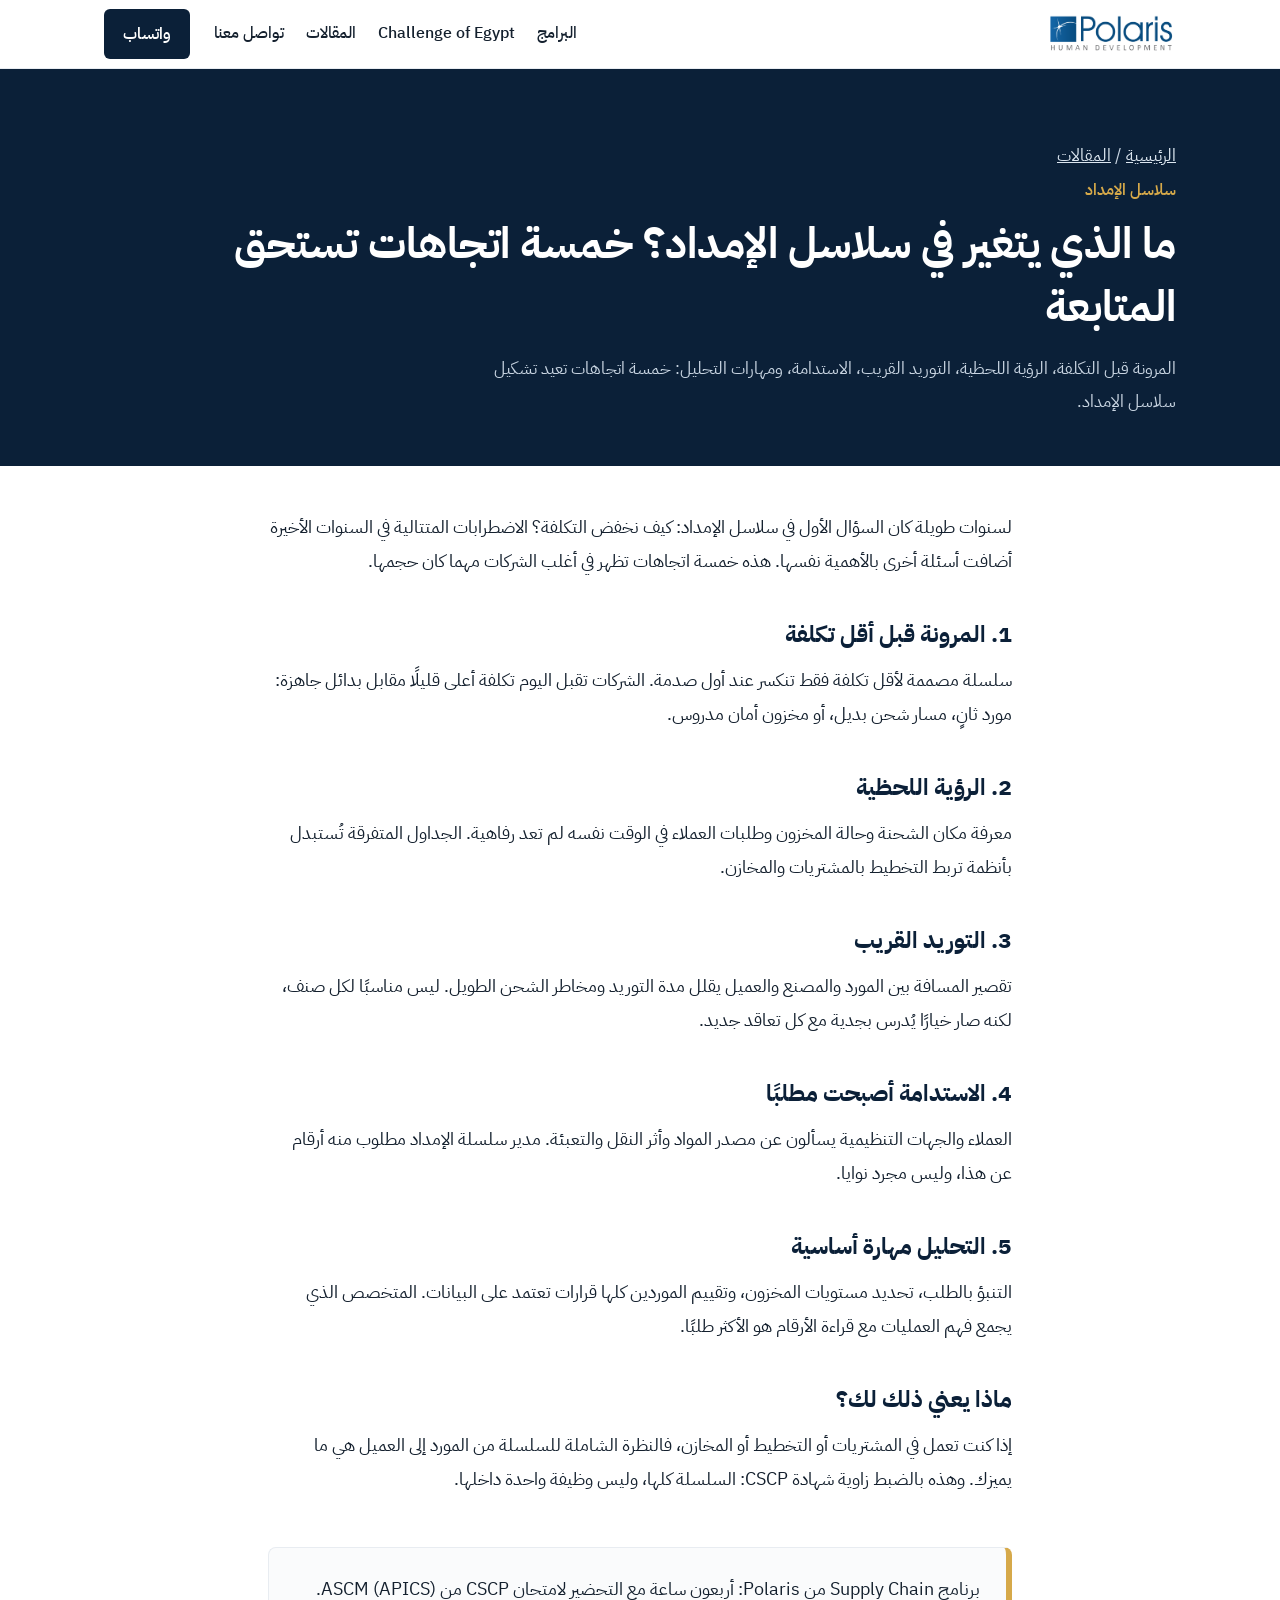
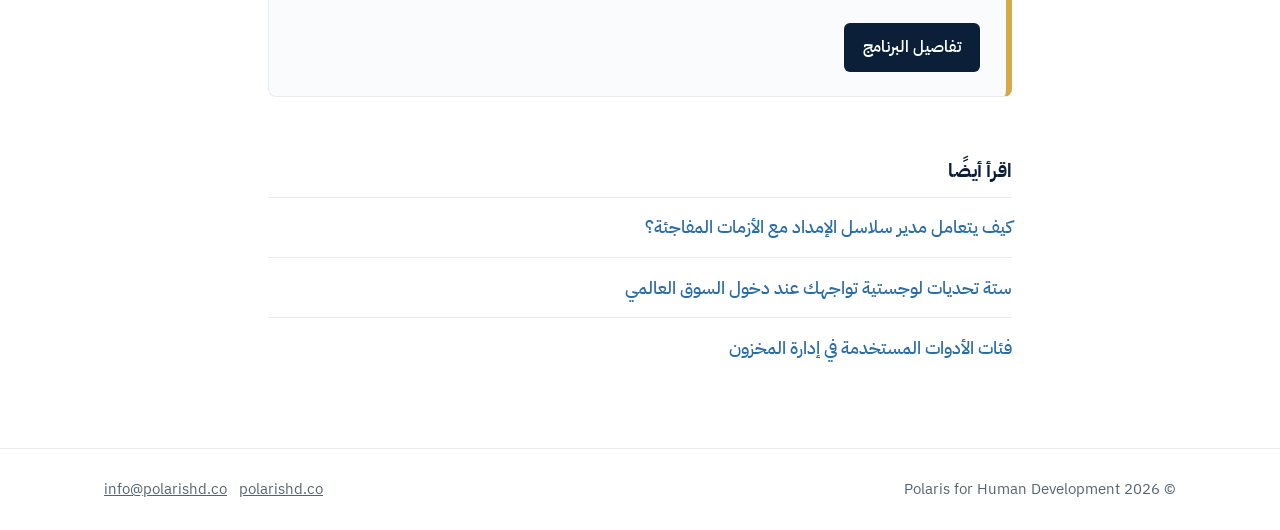
<file: articles/supply-chain-trends/index.html>
<!doctype html>
<html lang="ar" dir="rtl">
<head>
<meta charset="utf-8">
<meta name="viewport" content="width=device-width,initial-scale=1">
<title>ما الذي يتغير في سلاسل الإمداد؟ خمسة اتجاهات تستحق المتابعة | Polaris Human Development</title>
<meta name="description" content="المرونة قبل التكلفة، الرؤية اللحظية، التوريد القريب، الاستدامة، ومهارات التحليل: خمسة اتجاهات تعيد تشكيل سلاسل الإمداد.">
<link rel="canonical" href="https://polarishd.co/articles/supply-chain-trends/">
<meta property="og:title" content="ما الذي يتغير في سلاسل الإمداد؟ خمسة اتجاهات تستحق المتابعة">
<meta property="og:description" content="المرونة قبل التكلفة، الرؤية اللحظية، التوريد القريب، الاستدامة، ومهارات التحليل: خمسة اتجاهات تعيد تشكيل سلاسل الإمداد.">
<meta property="og:type" content="article">
<meta property="og:url" content="https://polarishd.co/articles/supply-chain-trends/">
<meta property="og:image" content="https://polarishd.co/assets/favicon-192.png">
<link rel="icon" href="/favicon.ico" sizes="48x48">
<link rel="icon" type="image/png" sizes="32x32" href="/assets/favicon-32.png">
<link rel="apple-touch-icon" href="/assets/apple-touch-icon.png">
<link rel="preconnect" href="https://fonts.googleapis.com">
<link rel="preconnect" href="https://fonts.gstatic.com" crossorigin>
<link href="https://fonts.googleapis.com/css2?family=IBM+Plex+Sans+Arabic:wght@400;500;600;700&display=swap" rel="stylesheet">
<link rel="stylesheet" href="/articles/articles.css">
<script type="application/ld+json">{"@context": "https://schema.org", "@type": "Article", "headline": "ما الذي يتغير في سلاسل الإمداد؟ خمسة اتجاهات تستحق المتابعة", "description": "المرونة قبل التكلفة، الرؤية اللحظية، التوريد القريب، الاستدامة، ومهارات التحليل: خمسة اتجاهات تعيد تشكيل سلاسل الإمداد.", "inLanguage": "ar", "datePublished": "2026-11-23", "dateModified": "2026-11-23", "mainEntityOfPage": "https://polarishd.co/articles/supply-chain-trends/", "author": {"@type": "Organization", "name": "Polaris Human Development", "url": "https://polarishd.co"}, "publisher": {"@type": "Organization", "name": "Polaris Human Development", "logo": {"@type": "ImageObject", "url": "https://polarishd.co/assets/polaris-logo.png"}}}</script>
</head>
<body>
<header class="site-header">
  <div class="wrap">
    <a class="brand" href="/" aria-label="Polaris Human Development، الصفحة الرئيسية"><img src="/assets/polaris-logo.png" alt="Polaris Human Development" width="1299" height="462"></a>
    <nav class="nav" aria-label="القائمة الرئيسية">
      <a href="/#programmes">البرامج</a>
      <a href="/#simulation"><span class="en">Challenge of Egypt</span></a>
      <a href="/articles/">المقالات</a>
      <a href="/#contact">تواصل معنا</a>
    </nav>
    <a class="btn" href="https://wa.me/201028332844" rel="noopener">واتساب</a>
  </div>
</header>
<main>
<section class="lead"><div class="wrap">
  <p class="crumb"><a href="/">الرئيسية</a> / <a href="/articles/">المقالات</a></p>
  <span class="topic">سلاسل الإمداد</span>
  <h1>ما الذي يتغير في سلاسل الإمداد؟ خمسة اتجاهات تستحق المتابعة</h1>
  <p>المرونة قبل التكلفة، الرؤية اللحظية، التوريد القريب، الاستدامة، ومهارات التحليل: خمسة اتجاهات تعيد تشكيل سلاسل الإمداد.</p>
</div></section>
<article>
<p>لسنوات طويلة كان السؤال الأول في سلاسل الإمداد: كيف نخفض التكلفة؟ الاضطرابات المتتالية في السنوات الأخيرة أضافت أسئلة أخرى بالأهمية نفسها. هذه خمسة اتجاهات تظهر في أغلب الشركات مهما كان حجمها.</p>
<h2>1. المرونة قبل أقل تكلفة</h2>
<p>سلسلة مصممة لأقل تكلفة فقط تنكسر عند أول صدمة. الشركات تقبل اليوم تكلفة أعلى قليلًا مقابل بدائل جاهزة: مورد ثانٍ، مسار شحن بديل، أو مخزون أمان مدروس.</p>
<h2>2. الرؤية اللحظية</h2>
<p>معرفة مكان الشحنة وحالة المخزون وطلبات العملاء في الوقت نفسه لم تعد رفاهية. الجداول المتفرقة تُستبدل بأنظمة تربط التخطيط بالمشتريات والمخازن.</p>
<h2>3. التوريد القريب</h2>
<p>تقصير المسافة بين المورد والمصنع والعميل يقلل مدة التوريد ومخاطر الشحن الطويل. ليس مناسبًا لكل صنف، لكنه صار خيارًا يُدرس بجدية مع كل تعاقد جديد.</p>
<h2>4. الاستدامة أصبحت مطلبًا</h2>
<p>العملاء والجهات التنظيمية يسألون عن مصدر المواد وأثر النقل والتعبئة. مدير سلسلة الإمداد مطلوب منه أرقام عن هذا، وليس مجرد نوايا.</p>
<h2>5. التحليل مهارة أساسية</h2>
<p>التنبؤ بالطلب، تحديد مستويات المخزون، وتقييم الموردين كلها قرارات تعتمد على البيانات. المتخصص الذي يجمع فهم العمليات مع قراءة الأرقام هو الأكثر طلبًا.</p>
<h2>ماذا يعني ذلك لك؟</h2>
<p>إذا كنت تعمل في المشتريات أو التخطيط أو المخازن، فالنظرة الشاملة للسلسلة من المورد إلى العميل هي ما يميزك. وهذه بالضبط زاوية شهادة CSCP: السلسلة كلها، وليس وظيفة واحدة داخلها.</p>
</article>
<aside class="cta"><div>
  <p>برنامج Supply Chain من Polaris: أربعون ساعة مع التحضير لامتحان CSCP من ASCM (APICS).</p>
  <a class="btn" href="/#programmes">تفاصيل البرنامج</a>
</div></aside>
<nav class="more" aria-label="مقالات ذات صلة">
  <h2>اقرأ أيضًا</h2>
  <ul>
    <li><a href="/articles/supply-chain-crisis-management/">كيف يتعامل مدير سلاسل الإمداد مع الأزمات المفاجئة؟</a></li>
    <li><a href="/articles/global-logistics-challenges/">ستة تحديات لوجستية تواجهك عند دخول السوق العالمي</a></li>
    <li><a href="/articles/inventory-management-tools/">فئات الأدوات المستخدمة في إدارة المخزون</a></li>
  </ul>
</nav>
</main>
<footer>
  <div class="wrap">
    <span>© 2026 <span class="en">Polaris for Human Development</span></span>
    <span><a href="mailto:info@polarishd.co">info@polarishd.co</a> &nbsp; <a href="/">polarishd.co</a></span>
  </div>
</footer>
</body>
</html>
</file>
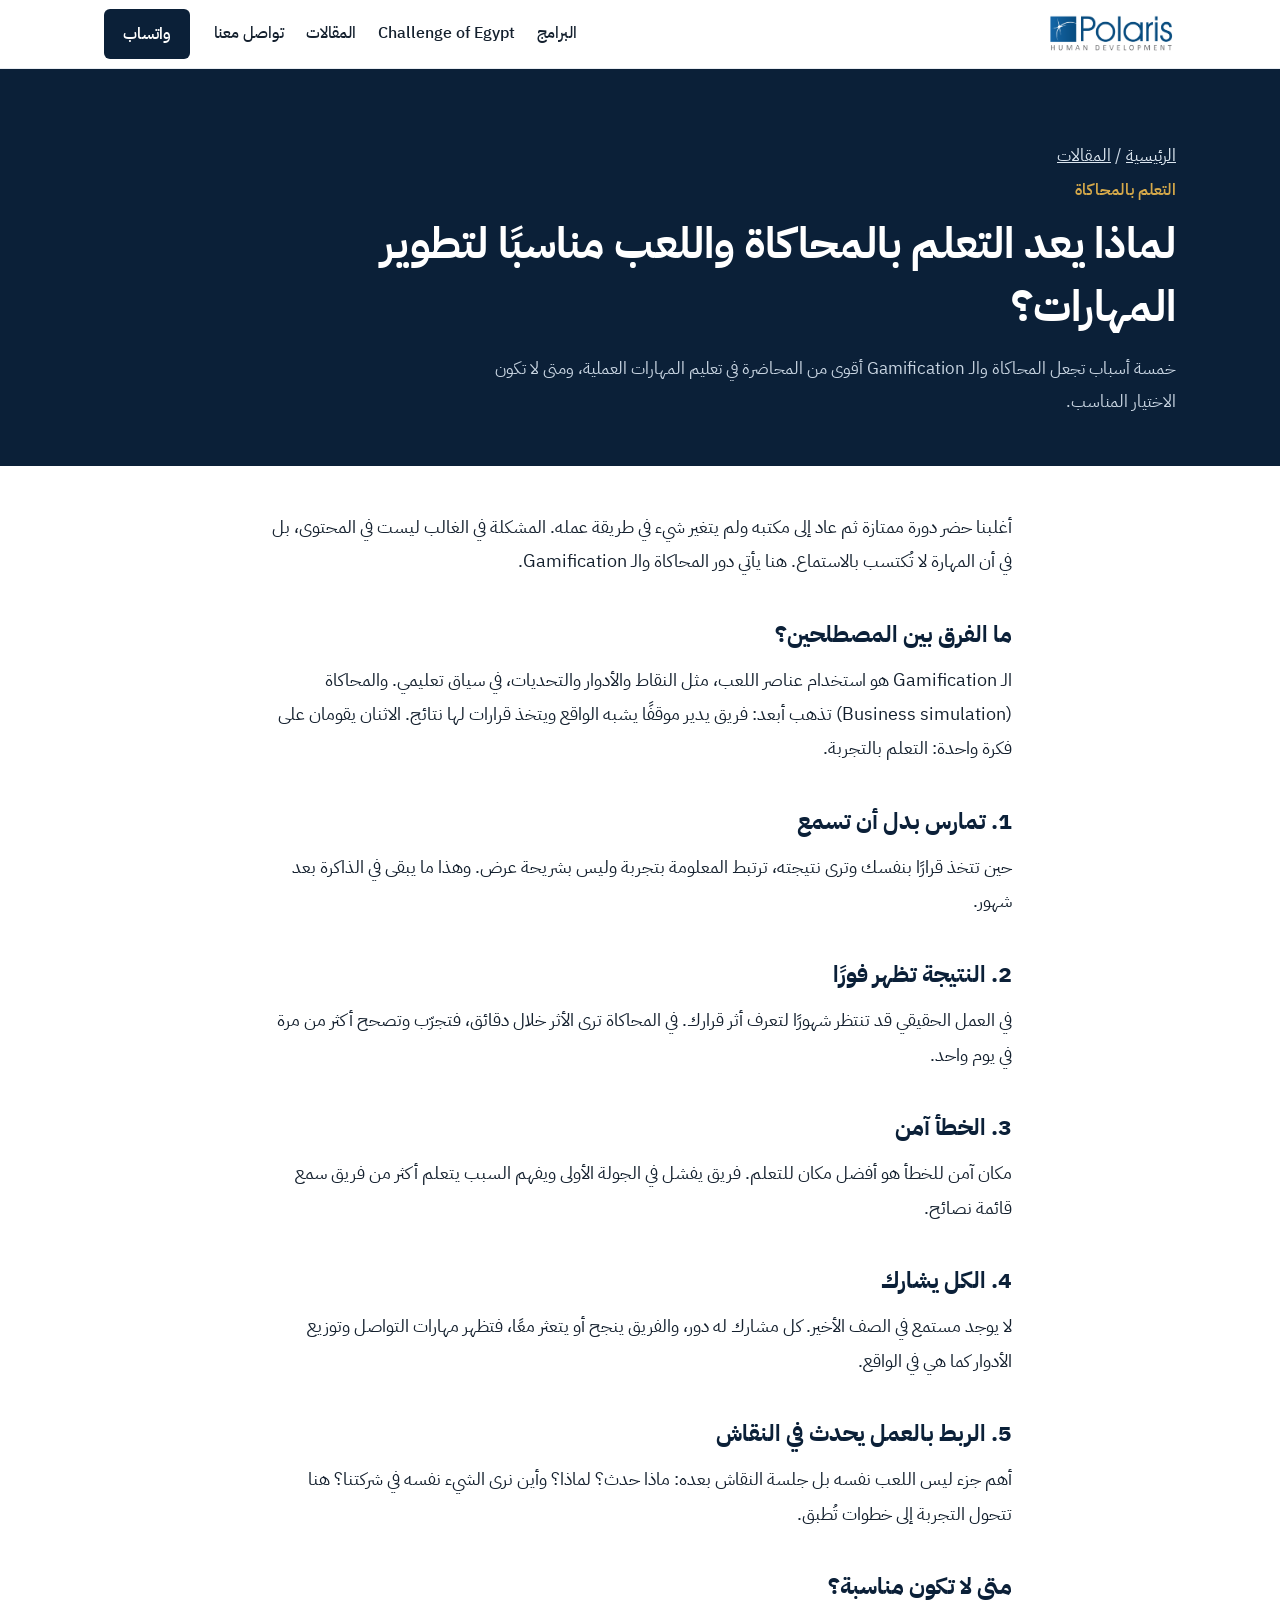
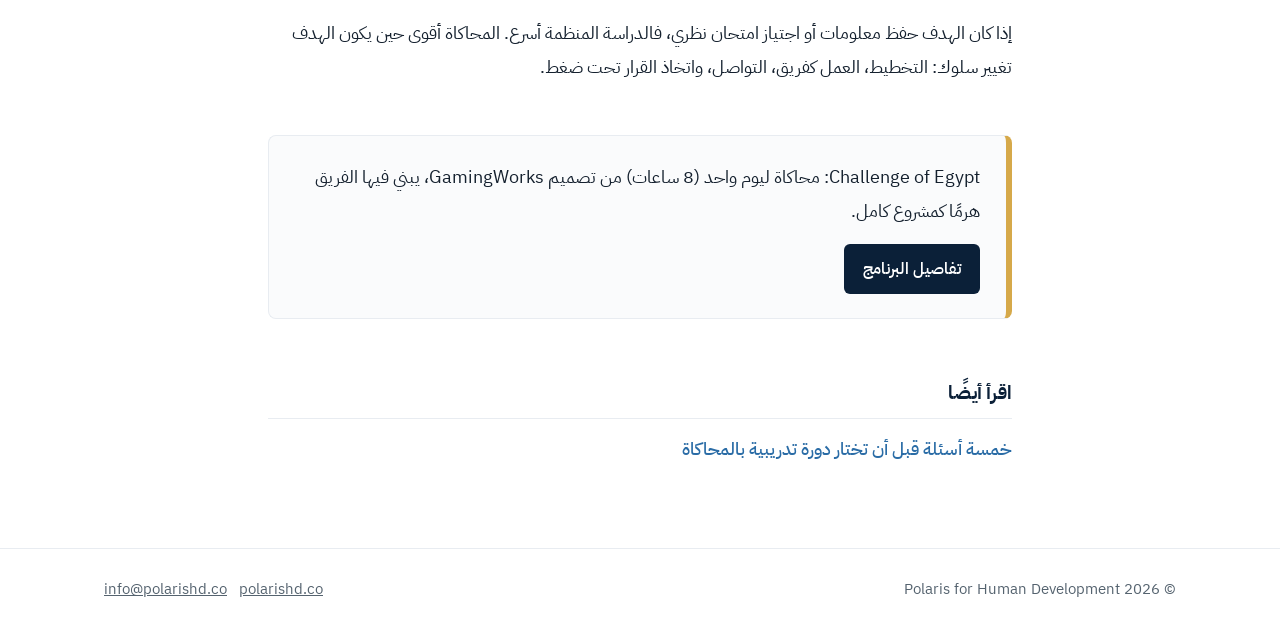
<file: articles/why-gamification-works/index.html>
<!doctype html>
<html lang="ar" dir="rtl">
<head>
<meta charset="utf-8">
<meta name="viewport" content="width=device-width,initial-scale=1">
<title>لماذا يعد التعلم بالمحاكاة واللعب مناسبًا لتطوير المهارات؟ | Polaris Human Development</title>
<meta name="description" content="خمسة أسباب تجعل المحاكاة والـ Gamification أقوى من المحاضرة في تعليم المهارات العملية، ومتى لا تكون الاختيار المناسب.">
<link rel="canonical" href="https://polarishd.co/articles/why-gamification-works/">
<meta property="og:title" content="لماذا يعد التعلم بالمحاكاة واللعب مناسبًا لتطوير المهارات؟">
<meta property="og:description" content="خمسة أسباب تجعل المحاكاة والـ Gamification أقوى من المحاضرة في تعليم المهارات العملية، ومتى لا تكون الاختيار المناسب.">
<meta property="og:type" content="article">
<meta property="og:url" content="https://polarishd.co/articles/why-gamification-works/">
<meta property="og:image" content="https://polarishd.co/assets/favicon-192.png">
<link rel="icon" href="/favicon.ico" sizes="48x48">
<link rel="icon" type="image/png" sizes="32x32" href="/assets/favicon-32.png">
<link rel="apple-touch-icon" href="/assets/apple-touch-icon.png">
<link rel="preconnect" href="https://fonts.googleapis.com">
<link rel="preconnect" href="https://fonts.gstatic.com" crossorigin>
<link href="https://fonts.googleapis.com/css2?family=IBM+Plex+Sans+Arabic:wght@400;500;600;700&display=swap" rel="stylesheet">
<link rel="stylesheet" href="/articles/articles.css">
<script type="application/ld+json">{"@context": "https://schema.org", "@type": "Article", "headline": "لماذا يعد التعلم بالمحاكاة واللعب مناسبًا لتطوير المهارات؟", "description": "خمسة أسباب تجعل المحاكاة والـ Gamification أقوى من المحاضرة في تعليم المهارات العملية، ومتى لا تكون الاختيار المناسب.", "inLanguage": "ar", "datePublished": "2026-11-23", "dateModified": "2026-11-23", "mainEntityOfPage": "https://polarishd.co/articles/why-gamification-works/", "author": {"@type": "Organization", "name": "Polaris Human Development", "url": "https://polarishd.co"}, "publisher": {"@type": "Organization", "name": "Polaris Human Development", "logo": {"@type": "ImageObject", "url": "https://polarishd.co/assets/polaris-logo.png"}}}</script>
</head>
<body>
<header class="site-header">
  <div class="wrap">
    <a class="brand" href="/" aria-label="Polaris Human Development، الصفحة الرئيسية"><img src="/assets/polaris-logo.png" alt="Polaris Human Development" width="1299" height="462"></a>
    <nav class="nav" aria-label="القائمة الرئيسية">
      <a href="/#programmes">البرامج</a>
      <a href="/#simulation"><span class="en">Challenge of Egypt</span></a>
      <a href="/articles/">المقالات</a>
      <a href="/#contact">تواصل معنا</a>
    </nav>
    <a class="btn" href="https://wa.me/201028332844" rel="noopener">واتساب</a>
  </div>
</header>
<main>
<section class="lead"><div class="wrap">
  <p class="crumb"><a href="/">الرئيسية</a> / <a href="/articles/">المقالات</a></p>
  <span class="topic">التعلم بالمحاكاة</span>
  <h1>لماذا يعد التعلم بالمحاكاة واللعب مناسبًا لتطوير المهارات؟</h1>
  <p>خمسة أسباب تجعل المحاكاة والـ Gamification أقوى من المحاضرة في تعليم المهارات العملية، ومتى لا تكون الاختيار المناسب.</p>
</div></section>
<article>
<p>أغلبنا حضر دورة ممتازة ثم عاد إلى مكتبه ولم يتغير شيء في طريقة عمله. المشكلة في الغالب ليست في المحتوى، بل في أن المهارة لا تُكتسب بالاستماع. هنا يأتي دور المحاكاة والـ Gamification.</p>
<h2>ما الفرق بين المصطلحين؟</h2>
<p>الـ Gamification هو استخدام عناصر اللعب، مثل النقاط والأدوار والتحديات، في سياق تعليمي. والمحاكاة (Business simulation) تذهب أبعد: فريق يدير موقفًا يشبه الواقع ويتخذ قرارات لها نتائج. الاثنان يقومان على فكرة واحدة: التعلم بالتجربة.</p>
<h2>1. تمارس بدل أن تسمع</h2>
<p>حين تتخذ قرارًا بنفسك وترى نتيجته، ترتبط المعلومة بتجربة وليس بشريحة عرض. وهذا ما يبقى في الذاكرة بعد شهور.</p>
<h2>2. النتيجة تظهر فورًا</h2>
<p>في العمل الحقيقي قد تنتظر شهورًا لتعرف أثر قرارك. في المحاكاة ترى الأثر خلال دقائق، فتجرّب وتصحح أكثر من مرة في يوم واحد.</p>
<h2>3. الخطأ آمن</h2>
<p>مكان آمن للخطأ هو أفضل مكان للتعلم. فريق يفشل في الجولة الأولى ويفهم السبب يتعلم أكثر من فريق سمع قائمة نصائح.</p>
<h2>4. الكل يشارك</h2>
<p>لا يوجد مستمع في الصف الأخير. كل مشارك له دور، والفريق ينجح أو يتعثر معًا، فتظهر مهارات التواصل وتوزيع الأدوار كما هي في الواقع.</p>
<h2>5. الربط بالعمل يحدث في النقاش</h2>
<p>أهم جزء ليس اللعب نفسه بل جلسة النقاش بعده: ماذا حدث؟ لماذا؟ وأين نرى الشيء نفسه في شركتنا؟ هنا تتحول التجربة إلى خطوات تُطبق.</p>
<h2>متى لا تكون مناسبة؟</h2>
<p>إذا كان الهدف حفظ معلومات أو اجتياز امتحان نظري، فالدراسة المنظمة أسرع. المحاكاة أقوى حين يكون الهدف تغيير سلوك: التخطيط، العمل كفريق، التواصل، واتخاذ القرار تحت ضغط.</p>
</article>
<aside class="cta"><div>
  <p>Challenge of Egypt: محاكاة ليوم واحد (8 ساعات) من تصميم GamingWorks، يبني فيها الفريق هرمًا كمشروع كامل.</p>
  <a class="btn" href="/#simulation">تفاصيل البرنامج</a>
</div></aside>
<nav class="more" aria-label="مقالات ذات صلة">
  <h2>اقرأ أيضًا</h2>
  <ul>
    <li><a href="/articles/choosing-simulation-training/">خمسة أسئلة قبل أن تختار دورة تدريبية بالمحاكاة</a></li>
  </ul>
</nav>
</main>
<footer>
  <div class="wrap">
    <span>© 2026 <span class="en">Polaris for Human Development</span></span>
    <span><a href="mailto:info@polarishd.co">info@polarishd.co</a> &nbsp; <a href="/">polarishd.co</a></span>
  </div>
</footer>
</body>
</html>
</file>
<file: articles/articles.css>
:root{--night:#0B2038;--nile:#2A6CA6;--gold:#D6A94A;--stone:#E8ECF1;--ink:#14202E;--muted:#55636F;--paper:#fff;--wrap:1120px;
--body:"IBM Plex Sans Arabic","IBM Plex Sans",system-ui,-apple-system,"Segoe UI",Tahoma,sans-serif}
*{box-sizing:border-box}
body{margin:0;font-family:var(--body);font-size:18px;line-height:1.9;color:var(--ink);background:var(--paper)}
img,svg{max-width:100%;display:block}
a{color:var(--nile)}
:focus-visible{outline:3px solid var(--gold);outline-offset:3px;border-radius:4px}
.wrap{max-width:var(--wrap);margin:0 auto;padding:0 24px}
.site-header{border-bottom:1px solid var(--stone);background:#fff;position:sticky;top:0;z-index:10}
.site-header .wrap{display:flex;align-items:center;gap:24px;min-height:68px}
.brand img{height:46px;width:auto}
.nav{display:flex;gap:22px;margin-inline-start:auto;flex-wrap:wrap}
.nav a{text-decoration:none;font-weight:500;font-size:.98rem;color:var(--ink)}
.nav a:hover,.nav a[aria-current]{color:var(--nile)}
.btn{display:inline-block;white-space:nowrap;text-decoration:none;font-weight:600;font-size:1rem;padding:.6em 1.2em;border-radius:6px;background:var(--night);color:#fff}
h1,h2,h3{line-height:1.45;margin:0;font-weight:700;color:var(--night)}
h1{font-size:clamp(1.8rem,4.2vw,2.7rem)}
.lead{background:var(--night);color:#fff;padding:56px 0 48px}
.lead h1{color:#fff;max-width:22em}
.lead p{color:#C9D5E2;max-width:40em;margin:.8em 0 0;font-size:1.08rem}
.crumb{font-size:.92rem;color:#9FB3C8;margin:0 0 1em}
.crumb a{color:#DCE6F0}
.topic{display:inline-block;color:var(--gold);font-weight:600;font-size:.98rem;margin-bottom:.5em}
article{max-width:44em;margin:0 auto;padding:44px 24px 20px}
article p{margin:0 0 1.15em}
article h2{font-size:1.45rem;margin:1.7em 0 .5em}
article h3{font-size:1.15rem;margin:1.3em 0 .3em;color:var(--nile)}
article ul{margin:0 0 1.2em;padding-inline-start:1.3em}
article li{margin-bottom:.45em}
.cta{max-width:44em;margin:10px auto 60px;padding:0 24px}
.cta div{border:1px solid var(--stone);border-inline-start:6px solid var(--gold);border-radius:8px;padding:24px 26px;background:#FAFBFC}
.cta p{margin:0 0 .9em}
.more{max-width:44em;margin:0 auto 70px;padding:0 24px}
.more h2{font-size:1.2rem;margin-bottom:.6em}
.more ul{list-style:none;margin:0;padding:0}
.more li{border-top:1px solid var(--stone);padding:.7em 0}
.more a{text-decoration:none;font-weight:500}
.group{padding:44px 0 6px}
.group h2{font-size:1.5rem;margin-bottom:.9em}
.cards{list-style:none;margin:0;padding:0;display:grid;grid-template-columns:repeat(auto-fill,minmax(300px,1fr));gap:18px}
.cards li{border:1px solid var(--stone);border-radius:8px;padding:22px 22px 18px}
.cards h3{font-size:1.14rem;margin-bottom:.45em}
.cards h3 a{color:var(--night);text-decoration:none}
.cards h3 a:hover{color:var(--nile)}
.cards p{margin:0;color:var(--muted);font-size:.98rem;line-height:1.75}
footer{border-top:1px solid var(--stone);padding:26px 0;margin-top:50px;font-size:.95rem;color:var(--muted)}
footer .wrap{display:flex;justify-content:space-between;gap:16px;flex-wrap:wrap}
footer a{color:inherit}
.en{direction:ltr;unicode-bidi:isolate}
@media (max-width:720px){.site-header .wrap{flex-wrap:wrap;padding-top:10px;padding-bottom:10px;gap:10px 18px}.nav{margin-inline-start:0;width:100%;order:3;gap:14px}.nav a{font-size:.9rem}.btn{margin-inline-start:auto}}
</file>
